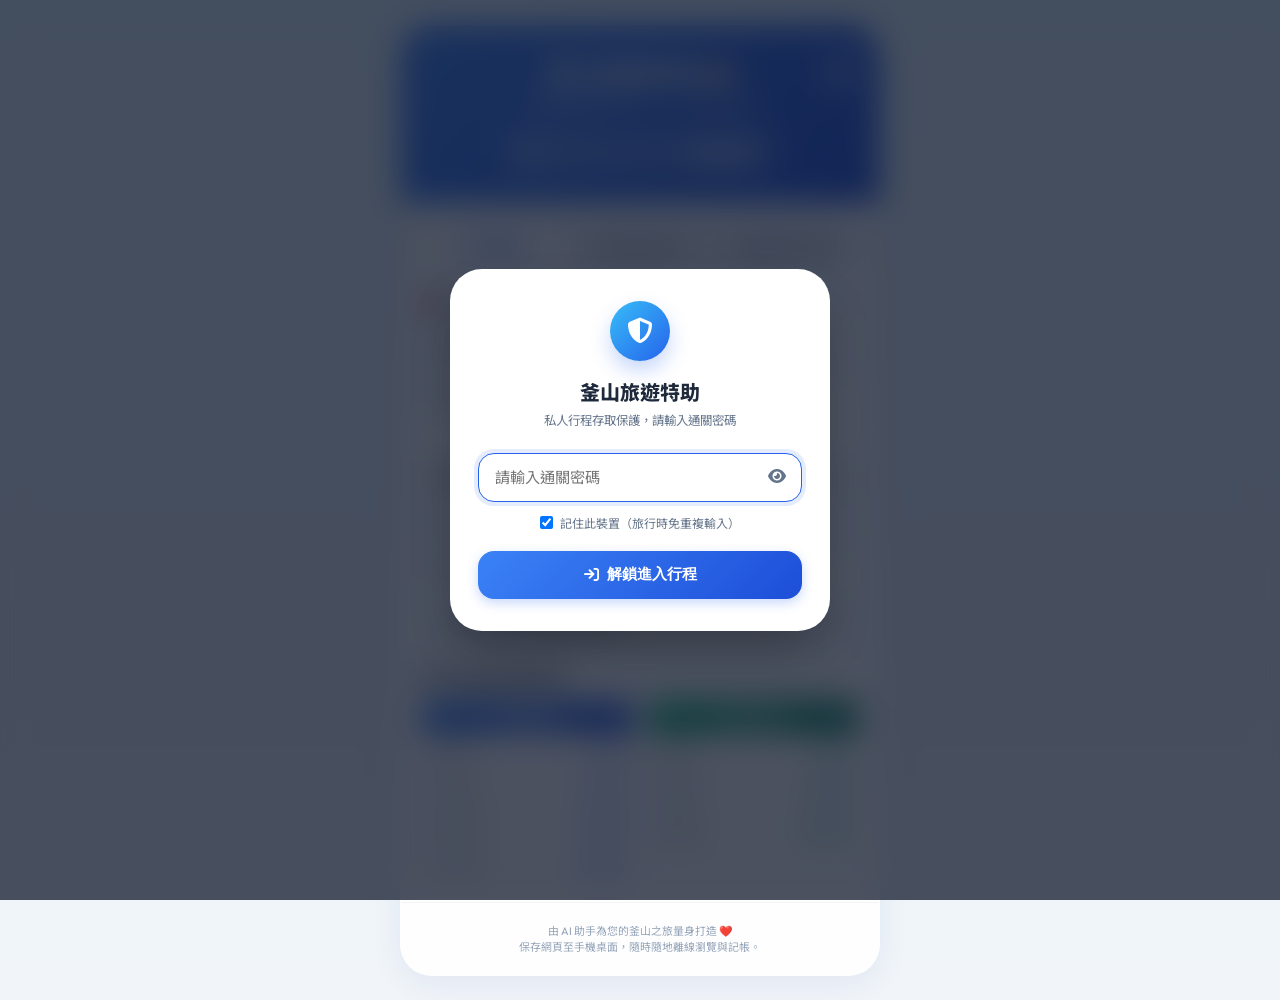
<file: index.html>
<!DOCTYPE html>
<html lang="zh-TW">
<head>
  <meta charset="UTF-8">
  <meta name="viewport" content="width=device-width, initial-scale=1.0">
  <title>釜山旅遊特助 ⇄ 即時匯率與行程規劃</title>
  <!-- Custom CSS Design System -->
  <link rel="stylesheet" href="index.css">
  <!-- FontAwesome for icons -->
  <link rel="stylesheet" href="https://cdnjs.cloudflare.com/ajax/libs/font-awesome/6.4.0/css/all.min.css">
  <!-- Anti-Crawler Meta Tags -->
  <meta name="robots" content="noindex, nofollow, noarchive, nosnippet, noimageindex">
  <meta name="googlebot" content="noindex, nofollow, noarchive, nosnippet, noimageindex">
  <!-- PWA & iOS Mobile Capability -->
  <meta name="apple-mobile-web-app-capable" content="yes">
  <meta name="apple-mobile-web-app-status-bar-style" content="black-translucent">
  <meta name="apple-mobile-web-app-title" content="釜山旅遊特助">
  <meta name="theme-color" content="#0ea5e9">
</head>
<body>

  <!-- ================= AUTHENTICATION PASSCODE OVERLAY ================= -->
  <div id="auth-overlay" class="auth-overlay">
    <div class="auth-card">
      <div class="auth-icon-circle">
        <i class="fa-solid fa-shield-halved"></i>
      </div>
      <h2 class="auth-title">釜山旅遊特助</h2>
      <p class="auth-subtitle">私人行程存取保護，請輸入通關密碼</p>

      <form id="auth-form" onsubmit="handleAuthSubmit(event)">
        <div class="auth-input-group">
          <input 
            type="password" 
            id="auth-pass-input" 
            placeholder="請輸入通關密碼" 
            autocomplete="current-password"
            required
            class="auth-input"
          >
          <button type="button" onclick="togglePassVisibility()" class="toggle-pass-btn" id="toggle-pass-btn" title="切換密碼可見性">
            <i class="fa-solid fa-eye"></i>
          </button>
        </div>

        <div id="auth-error-msg" class="auth-error-msg">密碼錯誤，請重新輸入！</div>

        <div class="auth-remember-row">
          <label class="auth-remember-label">
            <input type="checkbox" id="auth-remember-checkbox" checked>
            <span>記住此裝置（旅行時免重複輸入）</span>
          </label>
        </div>

        <button type="submit" class="auth-submit-btn" id="auth-submit-btn">
          <i class="fa-solid fa-arrow-right-to-bracket"></i> 解鎖進入行程
        </button>
      </form>
    </div>
  </div>

  <!-- App Container -->
  <div class="app-container">
    
    <!-- Header -->
    <header class="app-header">
      <div class="header-top-row">
        <h1>釜山旅遊特助 🇰🇷</h1>
        <button id="lock-app-btn" onclick="lockApp()" class="lock-app-btn" title="鎖定行程">
          <i class="fa-solid fa-lock"></i>
        </button>
      </div>
      <p>您的專屬匯率換算與一日行程導航神器</p>
      
      <!-- Quick Info Rate Tag -->
      <div id="rate-status" class="rate-banner">
        <span><i class="fa-solid fa-coins"></i> 匯率: 1 TWD = <span id="banner-rate-display">42.50</span> KRW</span>
        <button id="refresh-rate-btn" onclick="fetchLatestRate()" class="refresh-rate-btn" title="點擊手動刷新最新即時匯率">
          <i class="fa-solid fa-rotate"></i> 刷新匯率
        </button>
      </div>
    </header>

    <!-- Navigation Tabs -->
    <nav class="app-tabs">
      <button id="tab-calc" class="tab-btn active" onclick="switchTab('calc')">
        <i class="fa-solid fa-calculator"></i> 匯率換算
      </button>
      <button id="tab-itinerary" class="tab-btn" onclick="switchTab('itinerary')">
        <i class="fa-solid fa-map-location-dot"></i> 釜山行程
      </button>
      <button id="tab-guide" class="tab-btn" onclick="switchTab('guide')">
        <i class="fa-solid fa-bag-shopping"></i> 逛街＆行前
      </button>
    </nav>

    <!-- ================= TAB 1: CURRENCY CALCULATOR ================= -->
    <main id="content-calc" class="tab-content active">
      <!-- TWD Input -->
      <div class="form-group">
        <div class="form-label-row">
          <label for="twd-input" class="form-label">
            <span>🇹🇼</span> 新台幣 (TWD)
          </label>
          <button onclick="clearValue('twd')" class="clear-btn">
            <i class="fa-solid fa-trash-can"></i> 清除
          </button>
        </div>
        <div class="input-wrapper">
          <span class="input-prefix">NT$</span>
          <input 
            type="number" 
            id="twd-input" 
            placeholder="請輸入台幣金額" 
            oninput="updateCalculations('twd')"
            class="main-input"
          >
        </div>
        <!-- Quick add -->
        <div class="quick-btns">
          <button onclick="addValue('twd', 100)" class="quick-btn">+100</button>
          <button onclick="addValue('twd', 500)" class="quick-btn">+500</button>
          <button onclick="addValue('twd', 1000)" class="quick-btn">+1,000</button>
          <button onclick="addValue('twd', 5000)" class="quick-btn">+5,000</button>
        </div>
      </div>

      <!-- Arrow Divider -->
      <div style="text-align: center; margin: 1.25rem 0; color: var(--text-light);">
        <i class="fa-solid fa-arrows-up-down text-lg"></i>
      </div>

      <!-- KRW Input -->
      <div class="form-group">
        <div class="form-label-row">
          <label for="krw-input" class="form-label">
            <span>🇰🇷</span> 韓元 (KRW)
          </label>
          <button onclick="clearValue('krw')" class="clear-btn">
            <i class="fa-solid fa-trash-can"></i> 清除
          </button>
        </div>
        <div class="input-wrapper">
          <span class="input-prefix">₩</span>
          <input 
            type="number" 
            id="krw-input" 
            placeholder="請輸入韓元金額" 
            oninput="updateCalculations('krw')"
            class="main-input"
          >
        </div>
        <!-- Quick add -->
        <div class="quick-btns">
          <button onclick="addValue('krw', 1000)" class="quick-btn">+1,000</button>
          <button onclick="addValue('krw', 10000)" class="quick-btn">+10,000</button>
          <button onclick="addValue('krw', 50000)" class="quick-btn">+50,000</button>
          <button onclick="addValue('krw', 100000)" class="quick-btn">+100,000</button>
        </div>
      </div>

      <!-- Advanced Settings Accordion -->
      <details class="details-dropdown">
        <summary class="details-summary">
          <span>⚙️ 匯率設定 (可手動修改換匯匯率)</span>
          <i class="fa-solid fa-chevron-down"></i>
        </summary>
        <div class="details-content">
          <div class="rate-setter">
            <span>1 TWD = </span>
            <input 
              type="number" 
              step="0.01" 
              id="rate-input" 
              value="44.10" 
              oninput="onRateChange()"
            >
            <span>KRW</span>
          </div>
          <p style="font-size: 0.65rem; color: var(--text-muted); line-height: 1.4;">
            提示：釜山民間換錢所（如西面那英、金海機場 MONEY BOX）匯率通常優於刷卡。您可以手動輸入實際換到的匯率，讓計算更精準！
          </p>
        </div>
      </details>

      <!-- Reference Tables -->
      <div class="ref-tables-section">
        <h3 class="ref-section-title">
          <i class="fa-solid fa-table"></i> 常用快速換算對照表
        </h3>
        <div class="ref-tables-grid">
          <!-- TWD -> KRW -->
          <div class="ref-table-box">
            <div class="ref-table-header twd-krw">台幣 ➔ 韓元</div>
            <table class="ref-table">
              <tbody id="twd-ref-body">
                <!-- Dynamic TWD presets -->
              </tbody>
            </table>
          </div>
          <!-- KRW -> TWD -->
          <div class="ref-table-box">
            <div class="ref-table-header krw-twd">韓元 ➔ 台幣</div>
            <table class="ref-table">
              <tbody id="krw-ref-body">
                <!-- Dynamic KRW presets -->
              </tbody>
            </table>
          </div>
        </div>
      </div>
    </main>

    <!-- ================= TAB 2: ITINERARY PLANNER ================= -->
    <main id="content-itinerary" class="tab-content">
      
      <!-- Day Selector Dropdown Bar -->
      <section class="day-selector-panel">
        <div class="day-selector-header">
          <label for="day-select-dropdown" class="day-selector-label">
            <i class="fa-solid fa-calendar-days"></i> 選擇釜山行程天數 (9/11 ~ 9/16):
          </label>
          <select id="day-select-dropdown" onchange="switchDay(this.value)" class="day-select-dropdown">
            <option value="day1">9/11 (週五) Day 1</option>
            <option value="day2">9/12 (週六) Day 2</option>
            <option value="day3" selected>9/13 (週日) Day 3</option>
            <option value="day4">9/14 (週一) Day 4</option>
            <option value="day5">9/15 (週二) Day 5</option>
            <option value="day6">9/16 (週三) Day 6</option>
          </select>
        </div>
      </section>

      <!-- Hotel Accommodation Card (Dynamic per day) -->
      <section id="hotel-card-container" class="hotel-card">
        <!-- Rendered dynamically -->
      </section>

      <!-- Current Schedule Dashboard -->
      <section class="current-panel">
        <div class="current-tag-row">
          <div class="current-tag">
            <span class="pulse-badge"></span> 目前行程狀態
          </div>
          <button id="locate-current-btn" onclick="scrollToCurrentActiveEvent()" class="locate-current-btn" title="滾動定位到當前進行中的景點">
            <i class="fa-solid fa-crosshairs"></i> 定位當前
          </button>
        </div>
        <div id="current-title" class="current-title">載入中...</div>
        <div id="current-next" class="current-next">下個景點: 載入中...</div>
        <div class="progress-bar-container">
          <div id="current-progress" class="progress-bar-fill"></div>
        </div>
      </section>

      <!-- Time Simulation Controls -->
      <section class="sim-controls">
        <div class="sim-header">
          <div class="sim-title">
            <i class="fa-solid fa-clock"></i> 時間模式設定
          </div>
          <button id="sim-toggle-btn" onclick="toggleSimulation()" class="sim-toggle">
            切換模擬時間
          </button>
        </div>
        <div class="sim-slider-row">
          <input 
            type="range" 
            id="sim-slider" 
            min="420" 
            max="1290" 
            step="5" 
            value="480" 
            oninput="onSimulationSliderChange(this.value)"
            class="sim-slider"
            disabled
          >
          <div id="sim-time-display" class="sim-time-display">08:00</div>
        </div>
      </section>

      <!-- Scrollable Itinerary Timeline -->
      <div class="timeline" id="timeline-container">
        <!-- Dynamic timeline events will be generated here -->
      </div>

      <!-- Daily Budget Summary Card -->
      <section class="budget-summary-card">
        <h3 class="budget-summary-title">
          <i class="fa-solid fa-sack-dollar"></i> 當日預算執行分析 (KRW/TWD)
        </h3>
        <div class="budget-grid">
          <div class="budget-stat">
            <span class="budget-stat-label">當日預估預算</span>
            <span id="budget-estimated" class="budget-stat-val krw">₩ 0</span>
            <span id="budget-estimated-twd" class="budget-stat-label" style="margin-top: 0.1rem;">(NT$ 0)</span>
          </div>
          <div class="budget-stat">
            <span class="budget-stat-label">當日實際花費</span>
            <span id="budget-actual" class="budget-stat-val twd">₩ 0</span>
            <span id="budget-actual-twd" class="budget-stat-label" style="margin-top: 0.1rem; color: var(--secondary-color); font-weight: 700;">(NT$ 0)</span>
          </div>
        </div>
        <div class="budget-percentage-bar">
          <div id="budget-fill" class="budget-percentage-fill"></div>
        </div>
        <p class="budget-tips">
          💡 勾選行程右側的核取方塊可標記為「已完成」，輸入實際支出可即時更新帳本。
        </p>
      </section>

      <!-- Collapsible 6-Day Accumulated Budget Dashboard -->
      <details class="total-budget-details">
        <summary class="total-budget-summary">
          <span><i class="fa-solid fa-calculator"></i> 📊 查看 6 天整趟旅程累積總帳本</span>
          <i class="fa-solid fa-chevron-down"></i>
        </summary>
        <div class="total-budget-content">
          <div class="budget-grid">
            <div class="budget-stat">
              <span class="budget-stat-label">6天 總預算</span>
              <span id="trip-estimated" class="budget-stat-val krw">₩ 0</span>
              <span id="trip-estimated-twd" class="budget-stat-label" style="margin-top: 0.1rem;">(NT$ 0)</span>
            </div>
            <div class="budget-stat">
              <span class="budget-stat-label">6天 累積實際花費</span>
              <span id="trip-actual" class="budget-stat-val twd">₩ 0</span>
              <span id="trip-actual-twd" class="budget-stat-label" style="margin-top: 0.1rem; color: var(--secondary-color); font-weight: 700;">(NT$ 0)</span>
            </div>
          </div>
        </div>
      </details>

    </main>

    <!-- ================= TAB 3: SHOPPING & PREP GUIDE ================= -->
    <main id="content-guide" class="tab-content">
      <div class="guide-container">
        
        <!-- Header Banner -->
        <div class="guide-banner">
          <h3><i class="fa-solid fa-shirt"></i> 釜山逛街買衣服＆行前指南</h3>
          <p>匯整男女生必逛熱門品牌、退稅須知、換匯據點與票券重點整理！</p>
        </div>

        <!-- Section: Shopping Areas & Brands -->
        <div id="shopping-guide-container">
          <!-- Rendered dynamically by app.js -->
        </div>

        <!-- Section: Core Travel Prep Notes -->
        <div class="guide-card">
          <div class="guide-card-header">
            <span class="guide-card-title"><i class="fa-solid fa-clipboard-check"></i> 出發前核心備忘</span>
          </div>

          <div class="prep-box">
            <div class="prep-box-title"><i class="fa-solid fa-ticket"></i> VBP BIG 5 數位版 Pass</div>
            <ul>
              <li><strong>紫色景點 (2)</strong>：Club D Oasis 汗蒸幕 (4小時)、Skyline Luge 斜坡滑車 (2次)。</li>
              <li><strong>藍色景點 (3)</strong>：甘川洞手翻書 Flipbook Studio、松島海上纜車 (來回)、海岸列車 (青沙浦➔尾浦)。</li>
              <li>出發前先綁定 Visit Busan Pass App，進景點直接掃描手機 QR Code。</li>
            </ul>
          </div>

          <div class="prep-box">
            <div class="prep-box-title"><i class="fa-solid fa-money-bill-wave"></i> 換匯與現鈔推薦</div>
            <ul>
              <li><strong>金海機場 MONEY BOX</strong>：國際航廈 3 號出口對面輕軌站 1 樓驗票口前，匯率極佳。</li>
              <li><strong>西面那英換錢所</strong>：西面站 7 號出口步行 2-3 分鐘（服飾雜貨店內），營業時間 09:00-20:00。</li>
              <li>隨身預備約 ₩50,000 ~ ₩100,000 韓元現金儲值交通卡或小吃攤。</li>
            </ul>
          </div>

          <div class="prep-box">
            <div class="prep-box-title"><i class="fa-solid fa-receipt"></i> 退稅須知</div>
            <ul>
              <li>Olive Young 滿 3 萬韓元持護照現場直接退稅。</li>
              <li>單筆消費滿 15,000 韓元以上即可退稅（上限單筆 100 萬韓元）。</li>
            </ul>
          </div>

          <div class="prep-box">
            <div class="prep-box-title"><i class="fa-solid fa-mobile-screen-button"></i> 必備 App</div>
            <ul>
              <li><strong>Catch Table</strong>：名店排隊候位抽號碼牌。</li>
              <li><strong>Kakao T / Uber</strong>：叫計程車與車資預估。</li>
              <li><strong>Naver Map / KakaoMap</strong>：精確地點導航與路線。</li>
              <li><strong>Papago</strong>：韓中文即時拍照翻譯。</li>
            </ul>
          </div>
        </div>

      </div>
    </main>

    <!-- Footer -->
    <footer class="app-footer">
      由 AI 助手為您的釜山之旅量身打造 ❤️<br>
      保存網頁至手機桌面，隨時隨地離線瀏覽與記帳。
    </footer>
  </div>

  <!-- Floating Back To Top Button -->
  <button id="back-to-top-btn" class="back-to-top-btn" onclick="scrollToTop()" title="回到最頂端">
    <i class="fa-solid fa-arrow-up"></i>
  </button>

  <!-- JavaScript Logic (外部載入，減少 index.html 體積) -->
  <script src="js/data.js"></script>
  <script src="js/app.js"></script>
</body>
</html>
</file>
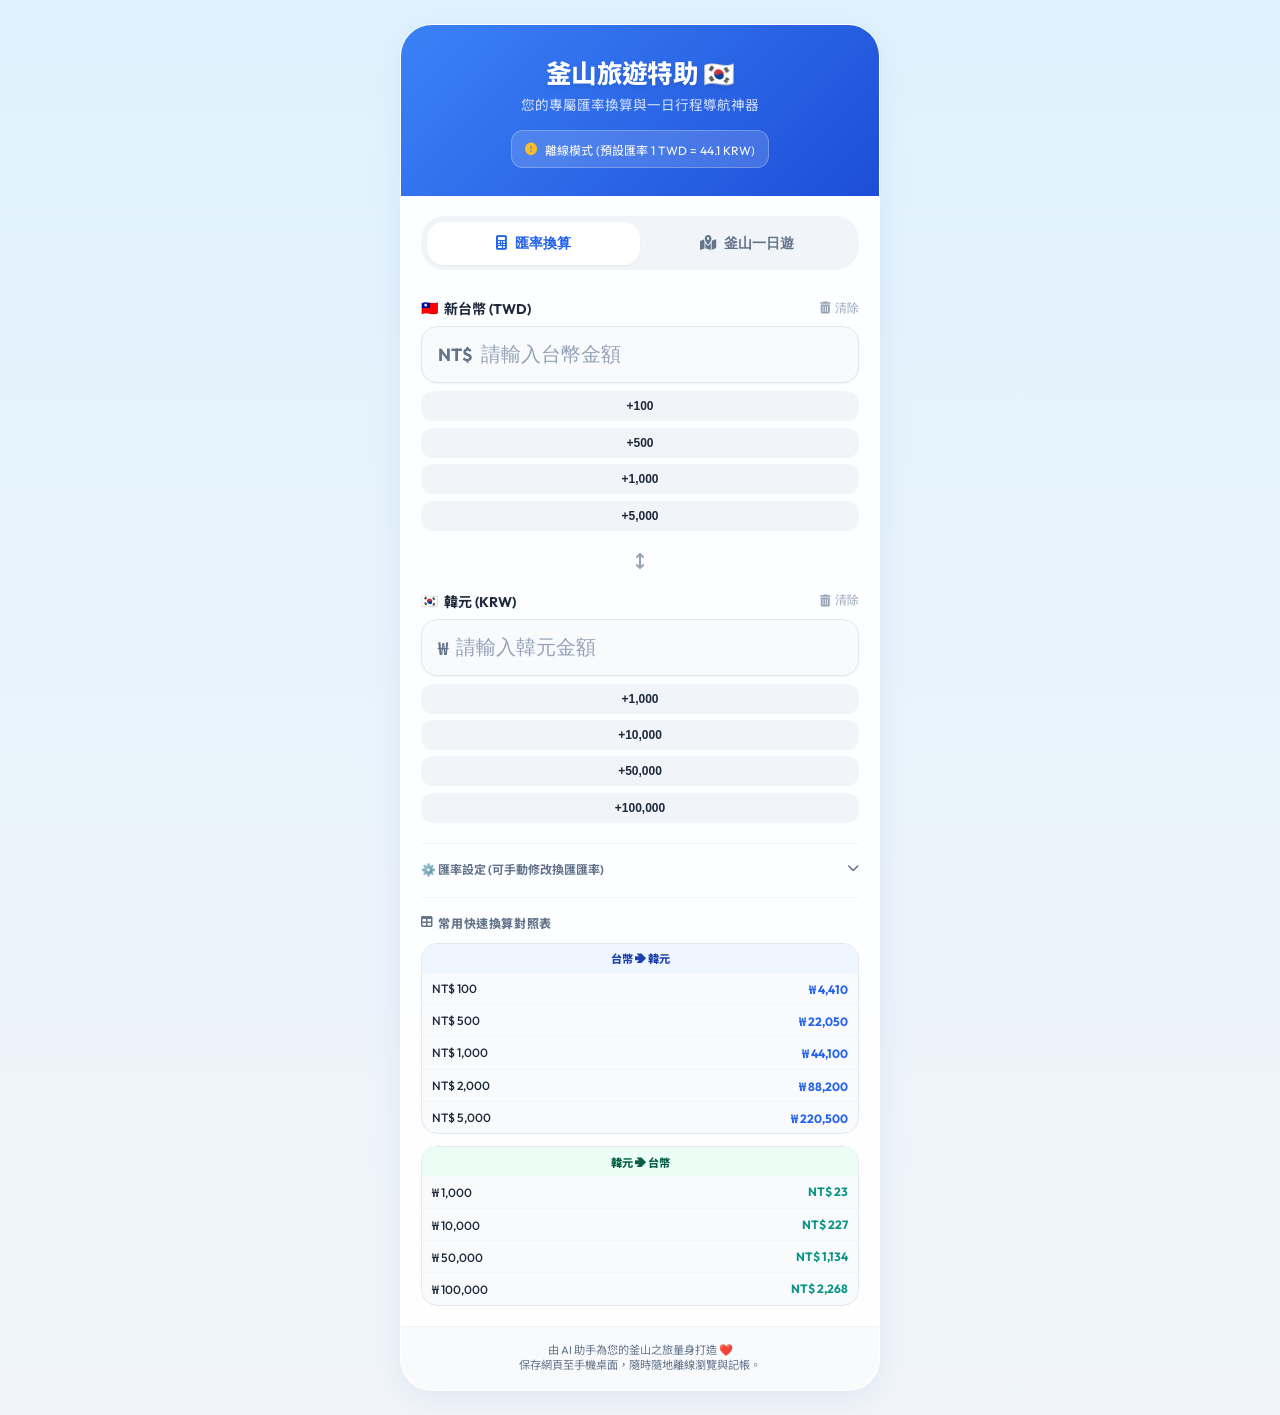
<file: currency-calculator/index.html>
<!DOCTYPE html>
<html lang="zh-TW">
<head>
  <meta charset="UTF-8">
  <meta name="viewport" content="width=device-width, initial-scale=1.0">
  <title>釜山旅遊特助 ⇄ 即時匯率與行程規劃</title>
  <!-- Custom CSS Design System -->
  <link rel="stylesheet" href="index.css">
  <!-- FontAwesome for icons -->
  <link rel="stylesheet" href="https://cdnjs.cloudflare.com/ajax/libs/font-awesome/6.4.0/css/all.min.css">
</head>
<body>

  <!-- App Container -->
  <div class="app-container">
    
    <!-- Header -->
    <header class="app-header">
      <h1>釜山旅遊特助 🇰🇷</h1>
      <p>您的專屬匯率換算與一日行程導航神器</p>
      
      <!-- Quick Info Rate Tag -->
      <div id="rate-status" class="rate-banner">
        <i class="fa-solid fa-spinner fa-spin"></i> 正在獲取即時匯率...
      </div>
    </header>

    <!-- Navigation Tabs -->
    <nav class="app-tabs">
      <button id="tab-calc" class="tab-btn active" onclick="switchTab('calc')">
        <i class="fa-solid fa-calculator"></i> 匯率換算
      </button>
      <button id="tab-itinerary" class="tab-btn" onclick="switchTab('itinerary')">
        <i class="fa-solid fa-map-location-dot"></i> 釜山一日遊
      </button>
    </nav>

    <!-- ================= TAB 1: CURRENCY CALCULATOR ================= -->
    <main id="content-calc" class="tab-content active">
      <!-- TWD Input -->
      <div class="form-group">
        <div class="form-label-row">
          <label for="twd-input" class="form-label">
            <span>🇹🇼</span> 新台幣 (TWD)
          </label>
          <button onclick="clearValue('twd')" class="clear-btn">
            <i class="fa-solid fa-trash-can"></i> 清除
          </button>
        </div>
        <div class="input-wrapper">
          <span class="input-prefix">NT$</span>
          <input 
            type="number" 
            id="twd-input" 
            placeholder="請輸入台幣金額" 
            oninput="updateCalculations('twd')"
            class="main-input"
          >
        </div>
        <!-- Quick add -->
        <div class="quick-btns">
          <button onclick="addValue('twd', 100)" class="quick-btn">+100</button>
          <button onclick="addValue('twd', 500)" class="quick-btn">+500</button>
          <button onclick="addValue('twd', 1000)" class="quick-btn">+1,000</button>
          <button onclick="addValue('twd', 5000)" class="quick-btn">+5,000</button>
        </div>
      </div>

      <!-- Arrow Divider -->
      <div style="text-align: center; margin: 1.25rem 0; color: var(--text-light);">
        <i class="fa-solid fa-arrows-up-down text-lg"></i>
      </div>

      <!-- KRW Input -->
      <div class="form-group">
        <div class="form-label-row">
          <label for="krw-input" class="form-label">
            <span>🇰🇷</span> 韓元 (KRW)
          </label>
          <button onclick="clearValue('krw')" class="clear-btn">
            <i class="fa-solid fa-trash-can"></i> 清除
          </button>
        </div>
        <div class="input-wrapper">
          <span class="input-prefix">₩</span>
          <input 
            type="number" 
            id="krw-input" 
            placeholder="請輸入韓元金額" 
            oninput="updateCalculations('krw')"
            class="main-input"
          >
        </div>
        <!-- Quick add -->
        <div class="quick-btns">
          <button onclick="addValue('krw', 1000)" class="quick-btn">+1,000</button>
          <button onclick="addValue('krw', 10000)" class="quick-btn">+10,000</button>
          <button onclick="addValue('krw', 50000)" class="quick-btn">+50,000</button>
          <button onclick="addValue('krw', 100000)" class="quick-btn">+100,000</button>
        </div>
      </div>

      <!-- Advanced Settings Accordion -->
      <details class="details-dropdown">
        <summary class="details-summary">
          <span>⚙️ 匯率設定 (可手動修改換匯匯率)</span>
          <i class="fa-solid fa-chevron-down"></i>
        </summary>
        <div class="details-content">
          <div class="rate-setter">
            <span>1 TWD = </span>
            <input 
              type="number" 
              step="0.01" 
              id="rate-input" 
              value="44.10" 
              oninput="onRateChange()"
            >
            <span>KRW</span>
          </div>
          <p style="font-size: 0.65rem; color: var(--text-muted); line-height: 1.4;">
            提示：釜山南浦洞民間換錢所（如友利、映真）匯率通常優於刷卡。您可以手動輸入在當地實際換到的匯率，讓計算更精準！
          </p>
        </div>
      </details>

      <!-- Reference Tables -->
      <div class="ref-tables-section">
        <h3 class="ref-section-title">
          <i class="fa-solid fa-table"></i> 常用快速換算對照表
        </h3>
        <div class="ref-tables-grid">
          <!-- TWD -> KRW -->
          <div class="ref-table-box">
            <div class="ref-table-header twd-krw">台幣 ➔ 韓元</div>
            <table class="ref-table">
              <tbody id="twd-ref-body">
                <!-- Dynamic TWD presets -->
              </tbody>
            </table>
          </div>
          <!-- KRW -> TWD -->
          <div class="ref-table-box">
            <div class="ref-table-header krw-twd">韓元 ➔ 台幣</div>
            <table class="ref-table">
              <tbody id="krw-ref-body">
                <!-- Dynamic KRW presets -->
              </tbody>
            </table>
          </div>
        </div>
      </div>
    </main>

    <!-- ================= TAB 2: ITINERARY PLANNER ================= -->
    <main id="content-itinerary" class="tab-content">
      
      <!-- Current Schedule Dashboard -->
      <section class="current-panel">
        <div class="current-tag">
          <span class="pulse-badge"></span> 目前行程狀態
        </div>
        <div id="current-title" class="current-title">載入中...</div>
        <div id="current-next" class="current-next">下個景點: 載入中...</div>
        <div class="progress-bar-container">
          <div id="current-progress" class="progress-bar-fill"></div>
        </div>
      </section>

      <!-- Time Simulation Controls -->
      <section class="sim-controls">
        <div class="sim-header">
          <div class="sim-title">
            <i class="fa-solid fa-clock"></i> 時間模式設定
          </div>
          <button id="sim-toggle-btn" onclick="toggleSimulation()" class="sim-toggle">
            切換模擬時間
          </button>
        </div>
        <div class="sim-slider-row">
          <input 
            type="range" 
            id="sim-slider" 
            min="420" 
            max="1290" 
            step="5" 
            value="480" 
            oninput="onSimulationSliderChange(this.value)"
            class="sim-slider"
            disabled
          >
          <div id="sim-time-display" class="sim-time-display">08:00</div>
        </div>
      </section>

      <!-- Scrollable Itinerary Timeline -->
      <div class="timeline" id="timeline-container">
        <!-- Dynamic timeline events will be generated here -->
      </div>

      <!-- Budget Aggregator Dashboard -->
      <section class="budget-summary-card">
        <h3 class="budget-summary-title">
          <i class="fa-solid fa-sack-dollar"></i> 今日預算執行分析 (KRW/TWD)
        </h3>
        <div class="budget-grid">
          <div class="budget-stat">
            <span class="budget-stat-label">預估總預算</span>
            <span id="budget-estimated" class="budget-stat-val krw">₩ 0</span>
            <span id="budget-estimated-twd" class="budget-stat-label" style="margin-top: 0.1rem;">(NT$ 0)</span>
          </div>
          <div class="budget-stat">
            <span class="budget-stat-label">實際總花費</span>
            <span id="budget-actual" class="budget-stat-val twd">₩ 0</span>
            <span id="budget-actual-twd" class="budget-stat-label" style="margin-top: 0.1rem; color: var(--secondary-color); font-weight: 700;">(NT$ 0)</span>
          </div>
        </div>
        <div class="budget-percentage-bar">
          <div id="budget-fill" class="budget-percentage-fill"></div>
        </div>
        <p class="budget-tips">
          💡 勾選行程右側的核取方塊可標記為「已完成」，輸入實際支出可即時更新帳本。
        </p>
      </section>

    </main>

    <!-- Footer -->
    <footer class="app-footer">
      由 AI 助手為您的釜山之旅量身打造 ❤️<br>
      保存網頁至手機桌面，隨時隨地離線瀏覽與記帳。
    </footer>
  </div>

  <!-- JavaScript Logic -->
  <script>
    // Constants & Global State
    let currentRate = 44.10;
    const apiURL = 'https://open.er-api.com/v6/latest/TWD';
    
    // DOM Elements
    const twdInput = document.getElementById('twd-input');
    const krwInput = document.getElementById('krw-input');
    const rateInput = document.getElementById('rate-input');
    const rateStatus = document.getElementById('rate-status');
    
    // Itinerary Data Array
    const itinerary = [
      {
        id: "spot-1",
        timeStart: "08:00",
        timeEnd: "09:00",
        title: "早餐：ALL SUNDAY 貝果 廣安店 🥯",
        desc: "廣安里必吃超人氣貝果，口感扎實Q彈，起司抹醬大推！",
        note: "【推薦】熱門口味容易完售，建議踩點或提早抵達挑選好口味。",
        mapLinkKakao: "https://map.kakao.com/?q=ALL SUNDAY 貝果 廣安店",
        mapLinkNaver: "https://map.naver.com/v5/search/ALL SUNDAY 貝果 廣安店",
        estimatedCost: 10000,
        costLabel: "貝果早餐費"
      },
      {
        id: "spot-2",
        timeStart: "09:00",
        timeEnd: "09:35",
        title: "轉場：廣安里 ➔ 甘川洞 🚕",
        desc: "搭乘計程車，從廣安里直奔甘川洞文化村。",
        note: "【交通】建議直達計程車以節省體力 (車程約 35 分鐘，預估車資 ₩18,000)。",
        mapLinkKakao: "https://map.kakao.com/?q=甘川洞文化村",
        mapLinkNaver: "https://map.naver.com/v5/search/甘川洞文化村",
        estimatedCost: 18000,
        costLabel: "預估計程車資"
      },
      {
        id: "spot-3",
        timeStart: "09:35",
        timeEnd: "11:30",
        title: "景點：甘川洞文化村 🎨",
        desc: "探索彩色壁畫村，尋找小王子與狐狸合照，到景觀咖啡廳俯瞰村落。",
        note: "【體驗】甘川洞手翻書 Flipbook Studio - Busan pass<br>【提醒】手翻書：8秒鐘的連續動態錄影。建議事先想好 2至3個幅度大且連貫的動作(如：揮手 ➔ 比愛心 ➔ 親一下)，錄製效果最生動！",
        mapLinkKakao: "https://map.kakao.com/?q=甘川洞 Flipbook Studio",
        mapLinkNaver: "https://map.naver.com/v5/search/甘川洞 Flipbook Studio",
        estimatedCost: 0,
        costLabel: "手翻書 (Busan Pass 免費)"
      },
      {
        id: "spot-4",
        timeStart: "11:30",
        timeEnd: "11:45",
        title: "轉場：甘川洞 ➔ 松島 🚕",
        desc: "前往松島午餐餐廳「海底貝殼王國」。",
        note: "【交通】計程車車程極短，約 12-15 分鐘。預估車資約 ₩6,000。",
        mapLinkKakao: "https://map.kakao.com/?q=松島 海底貝殼王國",
        mapLinkNaver: "https://map.naver.com/v5/search/松島 海底貝殼王國",
        estimatedCost: 6000,
        costLabel: "預估計程車資"
      },
      {
        id: "spot-5",
        timeStart: "11:45",
        timeEnd: "13:30",
        title: "午餐：海底貝殼王國（烤扇貝） 🦪",
        desc: "松島經典海邊美味！享用炭火現烤、放滿起司的新鮮扇貝。",
        note: "【推薦】烤扇貝加上起司與洋蔥調味，最後配上海苔炒飯堪稱一絕！",
        mapLinkKakao: "https://map.kakao.com/?q=海底貝殼王國",
        mapLinkNaver: "https://map.naver.com/v5/search/海底貝殼王國",
        estimatedCost: 60000,
        costLabel: "雙人烤扇貝餐費"
      },
      {
        id: "spot-6",
        timeStart: "13:30",
        timeEnd: "13:40",
        title: "轉場：步行前往纜車站 🚶",
        desc: "從餐廳出發移動至「松島灣纜車站」。",
        note: "【交通】可散步慢慢沿海岸走（約 10 分鐘）或搭計程車（3分鐘，基本車資）。",
        mapLinkKakao: "https://map.kakao.com/?q=松島灣纜車站",
        mapLinkNaver: "https://map.naver.com/v5/search/松島灣纜車站",
        estimatedCost: 0,
        costLabel: "步行前往"
      },
      {
        id: "spot-7",
        timeStart: "13:40",
        timeEnd: "14:20",
        title: "景點：松島開卡與搭纜車 🚠",
        desc: "使用 Busan Pass 兌換松島海上纜車門票，排隊搭乘水晶車廂跨海。",
        note: "【提醒】週日下午排隊搭乘水晶車廂（透明地板）人潮眾多，請務必預留足夠候車排隊時間。",
        mapLinkKakao: "https://map.kakao.com/?q=松島海上纜車",
        mapLinkNaver: "https://map.naver.com/v5/search/松島海上纜車",
        estimatedCost: 0,
        costLabel: "海上纜車 (Busan Pass 免費)"
      },
      {
        id: "spot-8",
        timeStart: "14:20",
        timeEnd: "14:50",
        title: "景點：朝聖松島龍宮雲橋 🌉",
        desc: "行走在網狀鏤空的雲橋上，感受海浪在腳下奔騰的震撼，眺望陡峭懸崖。",
        note: "【注意】需現場自費 ₩1,000 (不含在Pass)。此處海風強勁，請留意保暖與隨身物品。<br>【路線】纜車下站 (SkyPark站) 出口直走是岩南公園，順著右手邊下坡小路走 5 分鐘即達雲橋售票處。",
        mapLinkKakao: "https://map.kakao.com/?q=松島龍宮雲橋",
        mapLinkNaver: "https://map.naver.com/v5/search/松島龍宮雲橋",
        estimatedCost: 1000,
        costLabel: "雲橋門票 (需自費)"
      },
      {
        id: "spot-9",
        timeStart: "14:50",
        timeEnd: "15:10",
        title: "拍照：岩南公園海岸木棧道 📸",
        desc: "沿著雲橋旁的海岸懸崖木棧道漫步，拍攝極具張力的絕美海景合影。",
        note: "【推薦】這段路程海景最颯、最開闊！大約走 10 分鐘拍完精華照片後原路折返。",
        mapLinkKakao: "https://map.kakao.com/?q=岩南公園海岸木棧道",
        mapLinkNaver: "https://map.naver.com/v5/search/岩南公園海岸木棧道",
        estimatedCost: 0,
        costLabel: "免費參觀"
      },
      {
        id: "spot-10",
        timeStart: "15:10",
        timeEnd: "15:40",
        title: "景點：纜車站頂樓與恐龍廣場 🦖",
        desc: "回到纜車 SkyPark 站，上觀景台與小王子拍照，並在戶外看會發聲的動態恐龍。",
        note: "【指南】直奔 SkyPark 站 3 樓觀景台拍小王子，之後到 1 樓廣場和高聳的巨大暴龍、翼龍合照。",
        mapLinkKakao: "https://map.kakao.com/?q=松島 SkyPark 觀景台",
        mapLinkNaver: "https://map.naver.com/v5/search/松島 SkyPark 觀景台",
        estimatedCost: 0,
        costLabel: "免費參觀"
      },
      {
        id: "spot-11",
        timeStart: "15:40",
        timeEnd: "16:00",
        title: "回程：搭乘回程纜車 🚠",
        desc: "搭纜車返回松島灣站。在海中央迎接斜陽，欣賞波光粼粼的夕陽海景。",
        note: "【提醒】同樣需排隊，接近黃昏時的海景搭配落日非常美麗，相機不要收！",
        mapLinkKakao: "https://map.kakao.com/?q=松島海上纜車",
        mapLinkNaver: "https://map.naver.com/v5/search/松島海上纜車",
        estimatedCost: 0,
        costLabel: "回程纜車"
      },
      {
        id: "spot-12",
        timeStart: "16:00",
        timeEnd: "16:15",
        title: "轉場：松島 ➔ 南浦洞 🚕",
        desc: "從松島纜車站搭計程車移防南浦洞繁華商圈。",
        note: "【交通】計程車車程約 10-15 分鐘，預估車資 ₩7,000。",
        mapLinkKakao: "https://map.kakao.com/?q=南浦洞 光復路商圈",
        mapLinkNaver: "https://map.naver.com/v5/search/南浦洞 光復路商圈",
        estimatedCost: 7000,
        costLabel: "預估計程車資"
      },
      {
        id: "spot-13",
        timeStart: "16:20",
        timeEnd: "16:50",
        title: "點心：BIFF 廣場吃黑糖餅 🥞",
        desc: "朝聖釜山招牌點心「元祖黑糖餅」。",
        note: "【美食】現炸熱騰騰金黃酥脆的黑糖餅塞滿堅果，非常排隊，但速度很快。建議一拿到就熱熱吃，極度美味！",
        mapLinkKakao: "https://map.kakao.com/?q=南浦洞 BIFF 廣場",
        mapLinkNaver: "https://map.naver.com/v5/search/南浦洞 BIFF 廣場",
        estimatedCost: 4000,
        costLabel: "黑糖餅點心費 (2人份)"
      },
      {
        id: "spot-14",
        timeStart: "16:50",
        timeEnd: "20:00",
        title: "逛街與晚餐：南浦洞精華區 🛍️",
        desc: "大逛光復路、國際市場、樂天百貨光復店(狂逛大創與超市)。晚餐在南浦蔘雞湯享用熱騰騰的雞湯。",
        note: "【推薦】樂天百貨 11 樓頂樓有免費花園，是看「影島大橋」的絕佳私房景點！<br>【晚餐】南浦蔘雞湯 (남포삼계탕) 擁有數十年歷史，雞肉軟嫩、糯米香濃，附人蔘酒！",
        mapLinkKakao: "https://map.kakao.com/?q=南浦蔘雞湯",
        mapLinkNaver: "https://map.naver.com/v5/search/南浦蔘雞湯",
        estimatedCost: 45000,
        costLabel: "預估晚餐及逛街花費"
      },
      {
        id: "spot-15",
        timeStart: "20:00",
        timeEnd: "20:30",
        title: "回程：南浦洞 ➔ 廣安里 🚕",
        desc: "搭乘計程車返回廣安里住宿，為一日行程劃下句點。",
        note: "【交通】強烈建議直接搭乘計程車直達廣安里 (約 25 分鐘，行經廣安大橋欣賞夜景，預估車資 ₩15,000)。",
        mapLinkKakao: "https://map.kakao.com/?q=廣安里海水浴場",
        mapLinkNaver: "https://map.naver.com/v5/search/廣安里海水浴場",
        estimatedCost: 15000,
        costLabel: "回程計程車資"
      }
    ];

    // Simulation variables
    let isSimulation = false;
    let simulatedMinutes = 480; // Start at 08:00 (8 * 60)
    let simulationInterval = null;
    let lastActiveSpotId = null;

    // Local Storage State Management
    let userExpenses = {};
    let completedSpots = {};

    // ------------------ INITIALIZE APP ------------------
    window.addEventListener('DOMContentLoaded', () => {
      // 1. Load data from LocalStorage
      loadSavedState();
      
      // 2. Fetch Currency Rate
      fetchLatestRate();
      
      // 3. Render Schedule
      renderItinerary();
      
      // 4. Start Time ticking loop
      startClockTicker();
    });

    // Load Local Storage State
    function loadSavedState() {
      try {
        const expenses = localStorage.getItem('busan_expenses');
        if (expenses) userExpenses = JSON.parse(expenses);

        const completed = localStorage.getItem('busan_completed');
        if (completed) completedSpots = JSON.parse(completed);

        const simSaved = localStorage.getItem('busan_is_sim');
        const simMinSaved = localStorage.getItem('busan_sim_min');
        if (simSaved === 'true') {
          isSimulation = true;
          simulatedMinutes = parseInt(simMinSaved) || 480;
          document.getElementById('sim-slider').disabled = false;
          document.getElementById('sim-slider').value = simulatedMinutes;
          document.getElementById('sim-toggle-btn').classList.add('active');
          document.getElementById('sim-toggle-btn').innerText = '實時時間模式';
        }
      } catch (err) {
        console.warn('LocalStorage error:', err);
      }
    }

    // ------------------ CURRENCY LOGIC ------------------
    async function fetchLatestRate() {
      try {
        const response = await fetch(apiURL);
        if (!response.ok) throw new Error('API request failed');
        const data = await response.json();
        
        if (data && data.rates && data.rates.KRW) {
          currentRate = data.rates.KRW;
          rateInput.value = currentRate.toFixed(2);
          
          const timeStr = new Date().toLocaleTimeString('zh-TW', { hour: '2-digit', minute: '2-digit' });
          rateStatus.innerHTML = `<i class="fa-solid fa-circle-check" style="color: #4ade80;"></i> 即時匯率 (1 TWD = ${currentRate.toFixed(2)} KRW) 更新於 ${timeStr}`;
          
          updateCalculations('twd');
        } else {
          throw new Error('Invalid rate format');
        }
      } catch (error) {
        console.warn('Rate fetch error, using offline default:', error);
        rateInput.value = currentRate.toFixed(2);
        rateStatus.innerHTML = `<i class="fa-solid fa-circle-exclamation" style="color: #fbbf24;"></i> 離線模式 (預設匯率 1 TWD = ${currentRate.toFixed(1)} KRW)`;
        updateCalculations('twd');
      }
    }

    // Tab Switcher
    function switchTab(tabName) {
      document.querySelectorAll('.tab-btn').forEach(btn => btn.classList.remove('active'));
      document.querySelectorAll('.tab-content').forEach(content => content.classList.remove('active'));

      if (tabName === 'calc') {
        document.getElementById('tab-calc').classList.add('active');
        document.getElementById('content-calc').classList.add('active');
      } else {
        document.getElementById('tab-itinerary').classList.add('active');
        document.getElementById('content-itinerary').classList.add('active');
        // Recalculate spending widgets based on current rate
        updateAllExpensesUI();
        recalculateTotals();
        scrollToCurrentActiveEvent();
      }
    }

    // Bidirectional Calculation
    function updateCalculations(source) {
      if (source === 'twd') {
        const twdVal = parseFloat(twdInput.value);
        if (!isNaN(twdVal)) {
          krwInput.value = Math.round(twdVal * currentRate);
        } else {
          krwInput.value = '';
        }
      } else if (source === 'krw') {
        const krwVal = parseFloat(krwInput.value);
        if (!isNaN(krwVal)) {
          twdInput.value = Math.round(krwVal / currentRate);
        } else {
          twdInput.value = '';
        }
      }
      updateReferenceTables();
    }

    // Quick Add TWD/KRW
    function addValue(currency, amount) {
      const input = currency === 'twd' ? twdInput : krwInput;
      const currentVal = parseFloat(input.value) || 0;
      input.value = currentVal + amount;
      updateCalculations(currency);
    }

    // Clear Inputs
    function clearValue(currency) {
      const input = currency === 'twd' ? twdInput : krwInput;
      input.value = '';
      updateCalculations(currency);
    }

    // Manual Rate Edit
    function onRateChange() {
      const manualRate = parseFloat(rateInput.value);
      if (!isNaN(manualRate) && manualRate > 0) {
        currentRate = manualRate;
        rateStatus.innerHTML = `<i class="fa-solid fa-pen-to-square" style="color: #60a5fa;"></i> 手動設定匯率 (1 TWD = ${currentRate.toFixed(4)} KRW)`;
        updateCalculations('twd');
      }
    }

    // Render Quick Exchange Reference Tables
    function updateReferenceTables() {
      const twdPresets = [100, 500, 1000, 2000, 5000];
      const krwPresets = [1000, 10000, 50000, 100000];

      // TWD to KRW table
      let twdHtml = '';
      twdPresets.forEach(amt => {
        twdHtml += `
          <tr>
            <td class="val-col">NT$ ${amt.toLocaleString()}</td>
            <td class="res-col blue">₩ ${(Math.round(amt * currentRate)).toLocaleString()}</td>
          </tr>
        `;
      });
      document.getElementById('twd-ref-body').innerHTML = twdHtml;

      // KRW to TWD table
      let krwHtml = '';
      krwPresets.forEach(amt => {
        krwHtml += `
          <tr>
            <td class="val-col">₩ ${amt.toLocaleString()}</td>
            <td class="res-col green">NT$ ${(Math.round(amt / currentRate)).toLocaleString()}</td>
          </tr>
        `;
      });
      document.getElementById('krw-ref-body').innerHTML = krwHtml;
    }

    // ------------------ ITINERARY RENDERING ------------------
    function renderItinerary() {
      const container = document.getElementById('timeline-container');
      let html = '';

      itinerary.forEach((spot) => {
        const isDone = completedSpots[spot.id] ? 'checked' : '';
        const savedCost = userExpenses[spot.id] !== undefined ? userExpenses[spot.id] : '';
        const cardClass = completedSpots[spot.id] ? 'completed' : '';

        html += `
          <div class="event-card ${cardClass}" id="card-${spot.id}">
            <div class="timeline-dot"></div>
            
            <div class="event-header">
              <span class="event-time">${spot.timeStart} - ${spot.timeEnd}</span>
              <input 
                type="checkbox" 
                class="event-complete-checkbox" 
                ${isDone} 
                onchange="toggleEventCompletion('${spot.id}', this.checked)"
                title="標記完成"
              >
            </div>
            
            <h4 class="event-title">${spot.title}</h4>
            <p class="event-meta">${spot.desc}</p>
            
            <div class="event-note">
              <div class="event-note-title">
                <i class="fa-solid fa-circle-info"></i> 景點貼士與提醒
              </div>
              <div>${spot.note}</div>
            </div>
            
            <div class="event-actions">
              <a href="${spot.mapLinkKakao}" target="_blank" class="action-link">
                <i class="fa-solid fa-map-pin"></i> Kakao Map
              </a>
              <a href="${spot.mapLinkNaver}" target="_blank" class="action-link">
                <i class="fa-solid fa-compass"></i> Naver Map
              </a>
            </div>
            
            <div class="expense-widget">
              <div class="expense-row">
                <span class="expense-label">
                  <i class="fa-solid fa-calculator"></i> 預算估計 (${spot.costLabel}):
                </span>
                <span class="expense-value">₩ ${spot.estimatedCost.toLocaleString()}</span>
              </div>
              <div class="expense-row">
                <span class="expense-label">
                  <i class="fa-solid fa-pen-to-square"></i> 實際花費:
                </span>
                <div class="expense-input-group">
                  <span class="expense-symbol">₩</span>
                  <input 
                    type="number" 
                    placeholder="輸入實際金額" 
                    id="cost-input-${spot.id}"
                    value="${savedCost}" 
                    oninput="logExpense('${spot.id}', this.value)"
                    class="expense-input"
                  >
                </div>
              </div>
              <div class="expense-converted" id="converted-twd-${spot.id}">
                折合新台幣: NT$ 0
              </div>
            </div>
          </div>
        `;
      });

      container.innerHTML = html;
      updateAllExpensesUI();
      recalculateTotals();
    }

    // Toggle event card completion state
    function toggleEventCompletion(id, checked) {
      const card = document.getElementById(`card-${id}`);
      if (checked) {
        card.classList.add('completed');
        completedSpots[id] = true;
      } else {
        card.classList.remove('completed');
        delete completedSpots[id];
      }
      localStorage.setItem('busan_completed', JSON.stringify(completedSpots));
    }

    // Input Actual Spent per spot
    function logExpense(id, val) {
      const cost = parseFloat(val);
      if (!isNaN(cost) && cost >= 0) {
        userExpenses[id] = cost;
      } else {
        delete userExpenses[id];
      }
      
      localStorage.setItem('busan_expenses', JSON.stringify(userExpenses));
      
      // Update specific converted item
      updateSingleExpenseUI(id);
      recalculateTotals();
    }

    // Update TWD conversion label inside single timeline item
    function updateSingleExpenseUI(id) {
      const spot = itinerary.find(s => s.id === id);
      if (!spot) return;

      const input = document.getElementById(`cost-input-${id}`);
      const convertedDisplay = document.getElementById(`converted-twd-${id}`);
      
      const krwVal = parseFloat(input.value);
      if (!isNaN(krwVal)) {
        const twdVal = Math.round(krwVal / currentRate);
        convertedDisplay.innerText = `折合新台幣: NT$ ${twdVal.toLocaleString()}`;
        convertedDisplay.style.visibility = 'visible';
      } else {
        convertedDisplay.innerText = '';
        convertedDisplay.style.visibility = 'hidden';
      }
    }

    // Update all conversions in timeline list
    function updateAllExpensesUI() {
      itinerary.forEach(spot => {
        updateSingleExpenseUI(spot.id);
      });
    }

    // Aggregate budgets vs spent totals
    function recalculateTotals() {
      let estTotalKrw = 0;
      let actTotalKrw = 0;

      itinerary.forEach(spot => {
        estTotalKrw += spot.estimatedCost;
        if (userExpenses[spot.id] !== undefined) {
          actTotalKrw += userExpenses[spot.id];
        }
      });

      const estTotalTwd = Math.round(estTotalKrw / currentRate);
      const actTotalTwd = Math.round(actTotalKrw / currentRate);

      document.getElementById('budget-estimated').innerText = `₩ ${estTotalKrw.toLocaleString()}`;
      document.getElementById('budget-estimated-twd').innerText = `(NT$ ${estTotalTwd.toLocaleString()})`;

      document.getElementById('budget-actual').innerText = `₩ ${actTotalKrw.toLocaleString()}`;
      document.getElementById('budget-actual-twd').innerText = `(NT$ ${actTotalTwd.toLocaleString()})`;

      // Fill budget percentage bar
      const fillBar = document.getElementById('budget-fill');
      if (estTotalKrw > 0) {
        let percent = (actTotalKrw / estTotalKrw) * 100;
        fillBar.style.width = `${Math.min(percent, 100)}%`;
        
        // Color shifts based on limits
        if (percent > 100) {
          fillBar.style.background = 'var(--accent-gradient)';
        } else if (percent > 85) {
          fillBar.style.background = 'var(--warning-gradient)';
        } else {
          fillBar.style.background = 'var(--success-gradient)';
        }
      } else {
        fillBar.style.width = '0%';
      }
    }

    // ------------------ TIME SCHEDULER & TICKER ------------------
    function startClockTicker() {
      // Refresh time checker loop
      setInterval(updateTimelineStates, 10000);
      updateTimelineStates();
    }

    // Get current minutes of day (e.g. 08:30 -> 8 * 60 + 30 = 510)
    function getMinutesOfDay(timeStr) {
      const parts = timeStr.split(':');
      return parseInt(parts[0]) * 60 + parseInt(parts[1]);
    }

    // Render active/completed highlights on timeline cards based on current time
    function updateTimelineStates() {
      let currentMin = 0;

      if (isSimulation) {
        currentMin = simulatedMinutes;
      } else {
        const now = new Date();
        currentMin = now.getHours() * 60 + now.getMinutes();
      }

      // Track active spot
      let activeSpot = null;
      let nextSpot = null;
      let activeCardElement = null;

      // Loop itinerary to classify spot states
      itinerary.forEach((spot, index) => {
        const startMin = getMinutesOfDay(spot.timeStart);
        const endMin = getMinutesOfDay(spot.timeEnd);
        const card = document.getElementById(`card-${spot.id}`);

        if (!card) return;

        card.classList.remove('active');

        if (currentMin >= startMin && currentMin < endMin) {
          // Inside this event
          card.classList.add('active');
          activeSpot = spot;
          activeCardElement = card;
          if (index < itinerary.length - 1) {
            nextSpot = itinerary[index + 1];
          }
        }
      });

      // Update Current Progress Dashboard Header
      const headerTitle = document.getElementById('current-title');
      const headerNext = document.getElementById('current-next');
      const headerProgressFill = document.getElementById('current-progress');

      if (activeSpot) {
        const startMin = getMinutesOfDay(activeSpot.timeStart);
        const endMin = getMinutesOfDay(activeSpot.timeEnd);
        const totalDuration = endMin - startMin;
        const progressMin = currentMin - startMin;
        const progressPercentage = (progressMin / totalDuration) * 100;

        // Render current title
        const minsLeft = endMin - currentMin;
        headerTitle.innerHTML = `<span style="font-weight:900;">進行中:</span> ${activeSpot.title.split('：')[1] || activeSpot.title} <span style="font-size:0.75rem; background:rgba(255,255,255,0.25); padding: 0.1rem 0.35rem; border-radius: 4px; font-weight:700;">剩餘 ${minsLeft} 分鐘</span>`;
        
        // Render next title
        if (nextSpot) {
          headerNext.innerText = `下一站 (${nextSpot.timeStart}): ${nextSpot.title.split('：')[1] || nextSpot.title}`;
        } else {
          headerNext.innerText = `這是今日最後一個行程囉！`;
        }

        headerProgressFill.style.width = `${progressPercentage}%`;

        // Check if active spot changed to perform smooth scroll
        if (activeSpot.id !== lastActiveSpotId) {
          lastActiveSpotId = activeSpot.id;
          scrollToCurrentActiveEvent();
        }
      } else {
        // Outside scheduled range
        const firstStart = getMinutesOfDay(itinerary[0].timeStart);
        const lastEnd = getMinutesOfDay(itinerary[itinerary.length - 1].timeEnd);

        if (currentMin < firstStart) {
          const minsToStart = firstStart - currentMin;
          const hoursToStart = Math.floor(minsToStart / 60);
          const remMins = minsToStart % 60;
          const waitStr = hoursToStart > 0 ? `${hoursToStart} 小時 ${remMins} 分鐘` : `${remMins} 分鐘`;
          
          headerTitle.innerText = `☀️ 今日行程尚未開始！`;
          headerNext.innerText = `首站早餐將在 08:00 開始 (距離還有 ${waitStr})`;
        } else {
          headerTitle.innerText = `🌙 今日行程已圓滿結束！`;
          headerNext.innerText = `願您在釜山玩得愉快，今晚做個好夢～`;
        }
        headerProgressFill.style.width = '0%';
        lastActiveSpotId = null;
      }
    }

    // Scroll to the active timeline item
    function scrollToCurrentActiveEvent() {
      if (lastActiveSpotId) {
        const activeCard = document.getElementById(`card-${lastActiveSpotId}`);
        if (activeCard) {
          // Add micro-delay for DOM tab switches to settle
          setTimeout(() => {
            activeCard.scrollIntoView({ behavior: 'smooth', block: 'center' });
          }, 150);
        }
      }
    }

    // ------------------ TIME SIMULATION ------------------
    function toggleSimulation() {
      isSimulation = !isSimulation;
      const slider = document.getElementById('sim-slider');
      const toggleBtn = document.getElementById('sim-toggle-btn');
      
      slider.disabled = !isSimulation;
      localStorage.setItem('busan_is_sim', isSimulation);

      if (isSimulation) {
        toggleBtn.classList.add('active');
        toggleBtn.innerText = '實時時間模式';
        // Read current slider val
        onSimulationSliderChange(slider.value);
      } else {
        toggleBtn.classList.remove('active');
        toggleBtn.innerText = '切換模擬時間';
        // Get actual system time
        const now = new Date();
        const curMin = now.getHours() * 60 + now.getMinutes();
        document.getElementById('sim-time-display').innerText = formatMinutesToTimeString(curMin);
        updateTimelineStates();
      }
    }

    // Triggered when slider moves
    function onSimulationSliderChange(val) {
      simulatedMinutes = parseInt(val);
      localStorage.setItem('busan_sim_min', simulatedMinutes);
      document.getElementById('sim-time-display').innerText = formatMinutesToTimeString(simulatedMinutes);
      updateTimelineStates();
    }

    // Helper format minutes to HH:MM
    function formatMinutesToTimeString(min) {
      const hh = Math.floor(min / 60).toString().padStart(2, '0');
      const mm = (min % 60).toString().padStart(2, '0');
      return `${hh}:${mm}`;
    }

  </script>
</body>
</html>
</file>
<file: index.css>
/* Design System & Custom Styles for Busan Travel Assistant */

@import url('https://fonts.googleapis.com/css2?family=Noto+Sans+TC:wght@300;400;500;700;900&family=Outfit:wght@300;400;500;600;700;800&display=swap');

:root {
  /* Colors */
  --primary-gradient: linear-gradient(135deg, #3b82f6 0%, #1d4ed8 100%); /* Ocean blue */
  --accent-gradient: linear-gradient(135deg, #ec4899 0%, #be185d 100%);  /* Sunset pink */
  --success-gradient: linear-gradient(135deg, #10b981 0%, #047857 100%); /* Emerald green */
  --warning-gradient: linear-gradient(135deg, #f59e0b 0%, #b45309 100%); /* Warm orange */
  
  --primary-color: #2563eb;
  --secondary-color: #0d9488;
  --accent-color: #db2777;
  
  --bg-color: #f0f4f8;
  --body-gradient: linear-gradient(180deg, #e0f2fe 0%, #f1f5f9 100%);
  
  --text-main: #1e293b;
  --text-muted: #64748b;
  --text-light: #94a3b8;
  
  --white: #ffffff;
  --card-bg: rgba(255, 255, 255, 0.9);
  --card-border: rgba(255, 255, 255, 0.6);
  --input-bg: #f8fafc;
  
  /* System font stack with emoji support */
  --font-family: 'Outfit', 'Noto Sans TC', -apple-system, BlinkMacSystemFont, "Segoe UI", Roboto, "Segoe UI Emoji", "Apple Color Emoji", "Noto Color Emoji", sans-serif;
  
  /* Shadows & Effects */
  --shadow-sm: 0 1px 2px 0 rgba(0, 0, 0, 0.05);
  --shadow-md: 0 4px 6px -1px rgba(0, 0, 0, 0.1), 0 2px 4px -1px rgba(0, 0, 0, 0.06);
  --shadow-lg: 0 10px 15px -3px rgba(0, 0, 0, 0.1), 0 4px 6px -2px rgba(0, 0, 0, 0.05);
  --shadow-xl: 0 20px 25px -5px rgba(0, 0, 0, 0.1), 0 10px 10px -5px rgba(0, 0, 0, 0.04);
  --shadow-inner: inset 0 2px 4px 0 rgba(0, 0, 0, 0.06);
  
  --glass-shadow: 0 8px 32px 0 rgba(31, 38, 135, 0.07);
  --glass-border: 1px solid rgba(255, 255, 255, 0.18);
  
  --transition-fast: 0.15s ease;
  --transition-normal: 0.25s cubic-bezier(0.4, 0, 0.2, 1);
  
  --radius-sm: 0.5rem;
  --radius-md: 0.75rem;
  --radius-lg: 1rem;
  --radius-xl: 1.5rem;
  --radius-2xl: 2rem;
}

/* Custom Scrollbar */
::-webkit-scrollbar {
  width: 6px;
}
::-webkit-scrollbar-track {
  background: transparent;
}
::-webkit-scrollbar-thumb {
  background: var(--text-light);
  border-radius: 10px;
}
::-webkit-scrollbar-thumb:hover {
  background: var(--text-muted);
}

/* Base resets */
* {
  box-sizing: border-box;
  margin: 0;
  padding: 0;
}

body {
  font-family: var(--font-family);
  background: var(--body-gradient);
  color: var(--text-main);
  min-height: 100vh;
  display: flex;
  flex-direction: column;
  align-items: center;
  padding: 1.5rem 1rem;
  overflow-x: hidden;
}

/* App Container */
.app-container {
  width: 100%;
  max-width: 480px;
  background: var(--card-bg);
  backdrop-filter: blur(10px);
  -webkit-backdrop-filter: blur(10px);
  border: var(--glass-border);
  border-radius: var(--radius-2xl);
  box-shadow: var(--glass-shadow);
  overflow: hidden;
  display: flex;
  flex-direction: column;
  position: relative;
  transition: all var(--transition-normal);
}

/* Header */
.app-header {
  background: var(--primary-gradient);
  color: var(--white);
  padding: 1.75rem 1.5rem;
  text-align: center;
  position: relative;
}
.header-top-row {
  display: flex;
  justify-content: center;
  align-items: center;
  position: relative;
  margin-bottom: 0.25rem;
}
.header-top-row h1 {
  font-size: 1.6rem;
  font-weight: 800;
  letter-spacing: -0.025em;
  text-shadow: 0 2px 4px rgba(0,0,0,0.1);
  margin: 0;
}
.lock-app-btn {
  position: absolute;
  right: 0;
  top: 50%;
  transform: translateY(-50%);
  background: rgba(255, 255, 255, 0.2);
  border: 1px solid rgba(255, 255, 255, 0.35);
  color: #ffffff;
  width: 32px;
  height: 32px;
  border-radius: 50%;
  cursor: pointer;
  display: flex;
  align-items: center;
  justify-content: center;
  font-size: 0.82rem;
  transition: all var(--transition-fast);
}
.lock-app-btn:hover {
  background: rgba(255, 255, 255, 0.35);
  transform: translateY(-50%) scale(1.08);
}
.app-header p {
  color: rgba(255, 255, 255, 0.8);
  font-size: 0.85rem;
  font-weight: 400;
}

/* Exchange Rate Banner */
.rate-banner {
  margin-top: 1rem;
  background: rgba(255, 255, 255, 0.15);
  border: 1px solid rgba(255, 255, 255, 0.25);
  padding: 0.6rem 0.8rem;
  border-radius: var(--radius-md);
  font-size: 0.75rem;
  display: inline-flex;
  align-items: center;
  justify-content: center;
  gap: 0.5rem;
  color: var(--white);
  backdrop-filter: blur(4px);
}
.refresh-rate-btn {
  background: rgba(255, 255, 255, 0.25);
  border: 1px solid rgba(255, 255, 255, 0.4);
  color: var(--white);
  padding: 0.25rem 0.6rem;
  border-radius: var(--radius-sm);
  font-size: 0.68rem;
  cursor: pointer;
  transition: all var(--transition-fast);
  display: flex;
  align-items: center;
  gap: 0.3rem;
}
.refresh-rate-btn:hover {
  background: rgba(255, 255, 255, 0.35);
  transform: scale(1.02);
}

/* Navigation Tabs */
.app-tabs {
  display: flex;
  background: #e2e8f0;
  padding: 0.35rem;
  border-radius: var(--radius-lg);
  margin: 1.25rem 1.25rem 0;
  gap: 0.35rem;
}
.tab-btn {
  flex: 1;
  border: none;
  background: transparent;
  padding: 0.65rem 0.5rem;
  font-size: 0.82rem;
  font-weight: 700;
  color: var(--text-muted);
  border-radius: var(--radius-md);
  cursor: pointer;
  transition: all var(--transition-normal);
  display: flex;
  align-items: center;
  justify-content: center;
  gap: 0.4rem;
}
.tab-btn.active {
  background: var(--white);
  color: var(--primary-color);
  box-shadow: var(--shadow-sm);
}

/* Content Container */
.tab-content {
  display: none;
  padding: 1.25rem;
}
.tab-content.active {
  display: block;
}

/* Form Styles */
.form-group {
  margin-bottom: 1.25rem;
}
.form-label-row {
  display: flex;
  justify-content: space-between;
  align-items: center;
  margin-bottom: 0.5rem;
}
.form-label {
  font-size: 0.85rem;
  font-weight: 700;
  color: var(--text-main);
  display: flex;
  align-items: center;
  gap: 0.4rem;
}
.clear-btn {
  background: transparent;
  border: none;
  color: var(--text-light);
  font-size: 0.75rem;
  cursor: pointer;
  transition: color var(--transition-fast);
}
.clear-btn:hover {
  color: var(--accent-color);
}
.input-wrapper {
  position: relative;
  display: flex;
  align-items: center;
}
.input-prefix {
  position: absolute;
  left: 1rem;
  font-weight: 700;
  color: var(--text-muted);
  pointer-events: none;
  user-select: none;
  font-size: 1.15rem;
}
.main-input {
  width: 100%;
  padding: 0.85rem 1rem 0.85rem 3.6rem;
  font-size: 1.15rem;
  font-weight: 700;
  border: 2px solid #e2e8f0;
  border-radius: var(--radius-lg);
  background: var(--input-bg);
  color: var(--text-main);
  outline: none;
  transition: all var(--transition-fast);
  font-family: inherit;
}
#twd-input {
  padding-left: 3.8rem;
}
#krw-input {
  padding-left: 2.8rem;
}
.main-input:focus {
  border-color: var(--primary-color);
  background: var(--white);
  box-shadow: 0 0 0 3px rgba(37, 99, 235, 0.15);
}

/* Quick Add Buttons */
.quick-btns {
  display: flex;
  gap: 0.4rem;
  margin-top: 0.5rem;
  flex-wrap: wrap;
}
.quick-btn {
  background: #f1f5f9;
  border: 1px solid #e2e8f0;
  padding: 0.3rem 0.6rem;
  font-size: 0.72rem;
  font-weight: 600;
  color: var(--text-muted);
  border-radius: var(--radius-sm);
  cursor: pointer;
  transition: all var(--transition-fast);
}
.quick-btn:hover {
  background: #e2e8f0;
  color: var(--text-main);
  transform: translateY(-1px);
}

/* Advanced Rate Setter Dropdown */
.details-dropdown {
  margin: 1.25rem 0;
  background: #f8fafc;
  border: 1px solid #e2e8f0;
  border-radius: var(--radius-lg);
  overflow: hidden;
}
.details-summary {
  padding: 0.75rem 1rem;
  font-size: 0.75rem;
  font-weight: 700;
  color: var(--text-muted);
  cursor: pointer;
  display: flex;
  justify-content: space-between;
  align-items: center;
  user-select: none;
}
.details-summary:hover {
  background: #f1f5f9;
}
.details-content {
  padding: 0.75rem 1rem 1rem;
  border-top: 1px solid #e2e8f0;
}
.rate-setter {
  display: flex;
  align-items: center;
  gap: 0.5rem;
  font-size: 0.85rem;
  font-weight: 700;
  margin-bottom: 0.5rem;
}
.rate-setter input {
  width: 90px;
  padding: 0.35rem 0.5rem;
  border: 1px solid #cbd5e1;
  border-radius: var(--radius-sm);
  font-weight: 700;
  text-align: center;
  font-size: 0.9rem;
}

/* Reference Tables */
.ref-tables-section {
  margin-top: 1.5rem;
}
.ref-section-title {
  font-size: 0.85rem;
  font-weight: 800;
  color: var(--text-main);
  margin-bottom: 0.75rem;
  display: flex;
  align-items: center;
  gap: 0.4rem;
}
.ref-tables-grid {
  display: grid;
  grid-template-columns: 1fr 1fr;
  gap: 0.75rem;
}
.ref-table-box {
  background: var(--white);
  border: 1px solid #e2e8f0;
  border-radius: var(--radius-md);
  overflow: hidden;
  box-shadow: var(--shadow-sm);
}
.ref-table-header {
  padding: 0.5rem;
  font-size: 0.72rem;
  font-weight: 800;
  text-align: center;
  color: var(--white);
}
.ref-table-header.twd-krw {
  background: var(--primary-gradient);
}
.ref-table-header.krw-twd {
  background: var(--success-gradient);
}
.ref-table {
  width: 100%;
  border-collapse: collapse;
}
.ref-table tr {
  border-bottom: 1px solid #f1f5f9;
}
.ref-table tr:last-child {
  border-bottom: none;
}
.ref-table td {
  padding: 0.4rem 0.5rem;
  font-size: 0.68rem;
  font-weight: 600;
}
.ref-table td.val-col {
  color: var(--text-muted);
}
.ref-table td.res-col {
  text-align: right;
  font-weight: 700;
}
.ref-table td.res-col.blue {
  color: var(--primary-color);
}
.ref-table td.res-col.green {
  color: var(--secondary-color);
}

/* ================= ITINERARY PLANNER STYLES ================= */
.day-selector-panel {
  background: var(--white);
  border: 1px solid #e2e8f0;
  border-radius: var(--radius-lg);
  padding: 0.75rem 1rem;
  margin-bottom: 1.15rem;
  box-shadow: var(--shadow-sm);
}
.day-selector-header {
  display: flex;
  flex-direction: column;
  gap: 0.4rem;
}
.day-selector-label {
  font-size: 0.75rem;
  font-weight: 700;
  color: var(--text-muted);
  display: flex;
  align-items: center;
  gap: 0.35rem;
}
.day-select-dropdown {
  width: 100%;
  padding: 0.6rem 0.85rem;
  font-size: 0.95rem;
  font-weight: 800;
  color: var(--primary-color);
  background: #f8fafc;
  border: 1.5px solid #cbd5e1;
  border-radius: var(--radius-md);
  outline: none;
  cursor: pointer;
  transition: all var(--transition-fast);
}
.day-select-dropdown:focus {
  border-color: var(--primary-color);
  box-shadow: 0 0 0 3px rgba(37, 99, 235, 0.15);
  background: var(--white);
}

/* ================= HOTEL CARD (EXACT ORIGINAL UX TEMPLATE) ================= */
.hotel-card {
  background: #eff6ff;
  border: 1px solid #bfdbfe;
  border-radius: var(--radius-xl);
  padding: 0.9rem 1.1rem;
  margin-bottom: 1.15rem;
  box-shadow: var(--shadow-sm);
}

.hotel-card-title {
  display: flex;
  justify-content: space-between;
  align-items: center;
  font-size: 0.88rem;
  font-weight: 800;
  color: #1e3a8a;
  margin-bottom: 0.4rem;
}

.hotel-card-tag {
  font-size: 0.68rem;
  font-weight: 500;
  color: #64748b;
  opacity: 0.9;
}

.hotel-card-body {
  display: flex;
  flex-direction: column;
  gap: 0.5rem;
}

.hotel-card-note {
  font-size: 0.72rem;
  color: #334155;
  line-height: 1.45;
}

.hotel-addr-box {
  background: #ffffff;
  border: 1px solid #e2e8f0;
  border-radius: 0.75rem;
  padding: 0.45rem 0.65rem;
  display: flex;
  align-items: center;
  justify-content: space-between;
  gap: 0.5rem;
  box-shadow: 0 1px 2px rgba(0, 0, 0, 0.03);
}

.hotel-addr-text {
  font-size: 0.75rem;
  font-weight: 700;
  color: #1d4ed8;
  white-space: nowrap;
  overflow: hidden;
  text-overflow: ellipsis;
  display: flex;
  align-items: center;
  gap: 0.35rem;
}

.hotel-btn-group {
  display: flex;
  align-items: center;
  gap: 0.4rem;
  flex-shrink: 0;
}

.hotel-copy-pill {
  background: #f0fdf4;
  border: 1px solid #86efac;
  color: #166534;
  font-size: 0.65rem;
  font-weight: 700;
  padding: 0.2rem 0.45rem;
  border-radius: 6px;
  cursor: pointer;
  display: flex;
  align-items: center;
  gap: 0.25rem;
  transition: all var(--transition-fast);
}

.hotel-copy-pill:hover {
  background: #dcfce7;
}

.hotel-link-blue {
  font-size: 0.7rem;
  font-weight: 700;
  color: #2563eb;
  text-decoration: none;
  padding: 0.1rem 0.2rem;
  transition: opacity var(--transition-fast);
}

.hotel-link-blue:hover {
  text-decoration: underline;
  color: #1d4ed8;
}

/* Schedule Status Dashboard (Solid Royal Blue gradient matching right mockup) */
.current-panel {
  background: linear-gradient(135deg, #3b82f6 0%, #1d4ed8 100%);
  color: #ffffff;
  border-radius: var(--radius-xl);
  padding: 1.25rem 1.25rem 1.15rem;
  box-shadow: 0 10px 25px -5px rgba(37, 99, 235, 0.35);
  margin-bottom: 1.25rem;
  border: none;
  position: relative;
  overflow: hidden;
}

.current-tag-row {
  display: flex;
  justify-content: space-between;
  align-items: center;
  margin-bottom: 0.5rem;
}

.current-tag {
  font-size: 0.65rem;
  font-weight: 700;
  color: #ffffff;
  background: rgba(255, 255, 255, 0.22);
  backdrop-filter: blur(4px);
  -webkit-backdrop-filter: blur(4px);
  padding: 0.2rem 0.6rem;
  border-radius: 20px;
  display: inline-flex;
  align-items: center;
  gap: 0.35rem;
  margin-bottom: 0;
  letter-spacing: 0.02em;
}

.locate-current-btn {
  background: rgba(255, 255, 255, 0.22);
  backdrop-filter: blur(4px);
  -webkit-backdrop-filter: blur(4px);
  border: 1px solid rgba(255, 255, 255, 0.35);
  color: #ffffff;
  font-size: 0.65rem;
  font-weight: 700;
  padding: 0.2rem 0.6rem;
  border-radius: 20px;
  cursor: pointer;
  display: inline-flex;
  align-items: center;
  gap: 0.3rem;
  transition: all var(--transition-fast);
}

.locate-current-btn:hover {
  background: rgba(255, 255, 255, 0.38);
  transform: translateY(-1px);
}

.locate-current-btn:active {
  transform: translateY(0);
}

.current-tag .pulse-badge {
  background-color: #ffffff;
}

.current-tag .pulse-badge::after {
  background-color: #ffffff;
}

.current-title {
  font-size: 1.05rem;
  font-weight: 800;
  color: #ffffff;
  margin-bottom: 0.35rem;
  line-height: 1.35;
  text-shadow: 0 1px 2px rgba(0, 0, 0, 0.15);
}

.current-remaining-badge {
  font-size: 0.72rem;
  background: rgba(255, 255, 255, 0.25);
  padding: 0.15rem 0.45rem;
  border-radius: 6px;
  font-weight: 700;
  color: #ffffff;
  white-space: nowrap;
  display: inline-block;
  vertical-align: middle;
  margin-left: 0.35rem;
}

.current-next {
  font-size: 0.75rem;
  color: rgba(255, 255, 255, 0.85);
  margin-bottom: 0.85rem;
  font-weight: 500;
}

.progress-bar-container {
  height: 6px;
  background: rgba(255, 255, 255, 0.25);
  border-radius: 10px;
  overflow: hidden;
}

.progress-bar-fill {
  height: 100%;
  background: #38bdf8;
  width: 0%;
  border-radius: 10px;
  transition: width 0.5s ease-out;
  box-shadow: 0 0 8px rgba(56, 189, 248, 0.6);
}

/* Time Simulation */
.sim-controls {
  background: #f8fafc;
  border: 1px solid #e2e8f0;
  border-radius: var(--radius-lg);
  padding: 0.75rem 1rem;
  margin-bottom: 1.5rem;
}
.sim-header {
  display: flex;
  justify-content: space-between;
  align-items: center;
  margin-bottom: 0.5rem;
}
.sim-title {
  font-size: 0.72rem;
  font-weight: 700;
  color: var(--text-muted);
  display: flex;
  align-items: center;
  gap: 0.35rem;
}
.sim-toggle {
  background: transparent;
  border: 1px solid #cbd5e1;
  padding: 0.2rem 0.5rem;
  border-radius: var(--radius-sm);
  font-size: 0.65rem;
  font-weight: 700;
  color: var(--text-muted);
  cursor: pointer;
  transition: all var(--transition-fast);
}
.sim-toggle.active {
  background: var(--primary-color);
  color: var(--white);
  border-color: var(--primary-color);
}
.sim-slider-row {
  display: flex;
  align-items: center;
  gap: 0.75rem;
}
.sim-slider {
  flex: 1;
  -webkit-appearance: none;
  height: 6px;
  border-radius: 5px;
  background: #cbd5e1;
  outline: none;
}
.sim-slider::-webkit-slider-thumb {
  -webkit-appearance: none;
  width: 16px;
  height: 16px;
  border-radius: 50%;
  background: var(--primary-color);
  box-shadow: var(--shadow-sm);
  cursor: pointer;
  transition: transform 0.1s ease;
}
.sim-slider::-webkit-slider-thumb:hover {
  transform: scale(1.2);
}
.sim-time-display {
  font-size: 0.85rem;
  font-weight: 700;
  color: var(--primary-color);
  min-width: 45px;
  text-align: right;
}

/* Timeline Container */
.timeline {
  position: relative;
  padding-left: 1.75rem;
  margin-bottom: 1.5rem;
}
.timeline::before {
  content: '';
  position: absolute;
  left: 6px;
  top: 8px;
  bottom: 8px;
  width: 2px;
  background: #cbd5e1;
  z-index: 1;
}

/* Timeline Event Card */
.event-card {
  position: relative;
  background: var(--white);
  border: 1px solid #e2e8f0;
  border-radius: var(--radius-lg);
  padding: 1rem;
  margin-bottom: 1.25rem;
  z-index: 2;
  transition: all var(--transition-normal);
  box-shadow: var(--shadow-sm);
}
.event-card:hover {
  transform: translateY(-2px);
  box-shadow: var(--shadow-md);
}
.event-card.active {
  border-color: var(--primary-color);
  box-shadow: 0 4px 15px rgba(37, 99, 235, 0.15);
  background: #fcfdfe;
}
.event-card.completed {
  border-color: #cbd5e1;
  background: #f8fafc;
}
.event-card.completed .event-title {
  text-decoration: line-through;
  color: var(--text-light);
}

/* Timeline Node Dot */
.timeline-dot {
  position: absolute;
  left: -26px;
  top: 14px;
  width: 14px;
  height: 14px;
  border-radius: 50%;
  background: #cbd5e1;
  border: 3px solid var(--white);
  box-shadow: var(--shadow-sm);
  z-index: 3;
  transition: all var(--transition-normal);
}
.event-card.active .timeline-dot {
  background: var(--primary-color);
  transform: scale(1.2);
  box-shadow: 0 0 0 4px rgba(37, 99, 235, 0.2);
}
.event-card.completed .timeline-dot {
  background: var(--secondary-color);
}

/* Event Info Layout */
.event-header {
  display: flex;
  justify-content: space-between;
  align-items: flex-start;
  margin-bottom: 0.5rem;
}
.event-time {
  font-size: 0.72rem;
  font-weight: 800;
  color: var(--primary-color);
  background: #eff6ff;
  padding: 0.2rem 0.5rem;
  border-radius: var(--radius-sm);
}
.event-complete-checkbox {
  width: 18px;
  height: 18px;
  cursor: pointer;
  accent-color: var(--secondary-color);
}
.event-title {
  font-size: 0.95rem;
  font-weight: 800;
  color: var(--text-main);
  margin-bottom: 0.35rem;
  line-height: 1.35;
}
.event-meta {
  font-size: 0.72rem;
  color: var(--text-muted);
  margin-bottom: 0.75rem;
  line-height: 1.4;
}

/* Address & Map Links */
.event-address {
  background: #f0fdf4;
  border: 1px solid #dcfce7;
  border-radius: var(--radius-lg);
  padding: 0.75rem 0.85rem;
  margin-bottom: 0.75rem;
  display: flex;
  flex-direction: column;
  align-items: flex-start;
  gap: 0.45rem;
}

.event-address-line {
  font-size: 0.72rem;
  color: #166534;
  line-height: 1.4;
  word-break: break-word;
}

.event-address-line strong {
  color: #166534;
  font-weight: 700;
  margin-right: 0.25rem;
}

.address-text {
  font-size: 0.72rem;
  font-weight: 600;
  color: #15803d;
}

.event-address-multi {
  flex-direction: column;
  align-items: flex-start;
  gap: 0.45rem;
}
.addr-option-label {
  font-size: 0.68rem;
  font-weight: 800;
  color: #166534;
}
.addr-option-row {
  width: 100%;
  display: flex;
  flex-direction: column;
  align-items: flex-start;
  gap: 0.4rem;
}
.addr-btn-row {
  display: flex;
  align-items: center;
  gap: 0.4rem;
  flex-wrap: wrap;
}
.addr-or-divider {
  text-align: center;
  font-size: 0.65rem;
  font-weight: 700;
  color: #94a3b8;
  margin: 0.25rem 0;
}

.copy-addr-btn {
  background: #ffffff;
  border: 1px solid #86efac;
  color: #166534;
  font-size: 0.68rem;
  font-weight: 700;
  padding: 0.22rem 0.55rem;
  border-radius: 6px;
  cursor: pointer;
  display: inline-flex;
  align-items: center;
  gap: 0.3rem;
  transition: all var(--transition-fast);
  box-shadow: 0 1px 2px rgba(0, 0, 0, 0.03);
}

.copy-addr-btn:hover {
  background: #dcfce7;
  border-color: #4ade80;
}

/* Event Note Accordion (Warm soft cream yellow container matching right mockup) */
.event-note-details {
  background: #fffbeb;
  border: 1px solid #fde68a;
  border-radius: var(--radius-lg);
  margin-bottom: 0.75rem;
  overflow: hidden;
  transition: all var(--transition-fast);
}

.event-note-summary {
  display: flex;
  justify-content: space-between;
  align-items: center;
  padding: 0.55rem 0.85rem;
  cursor: pointer;
  user-select: none;
  list-style: none;
  outline: none;
}

.event-note-summary::-webkit-details-marker {
  display: none;
}

.event-note-summary-title {
  font-size: 0.75rem;
  font-weight: 800;
  color: #92400e;
  display: flex;
  align-items: center;
  gap: 0.35rem;
}

.event-note-toggle-tag {
  background: #fef08a;
  color: #854d0e;
  font-size: 0.65rem;
  font-weight: 700;
  padding: 0.15rem 0.5rem;
  border-radius: 12px;
  display: flex;
  align-items: center;
  gap: 0.25rem;
  transition: all var(--transition-fast);
}

.event-note-details[open] .event-note-toggle-tag {
  background: #fde68a;
}

.event-note-details[open] .event-note-toggle-tag i {
  transform: rotate(180deg);
}

.event-note-content {
  padding: 0.55rem 0.85rem 0.75rem;
  border-top: 1px solid #fef08a;
  font-size: 0.72rem;
  color: #78350f;
  line-height: 1.45;
}

.event-actions {
  display: flex;
  gap: 0.45rem;
  margin-bottom: 0.75rem;
  flex-wrap: wrap;
}

.action-link {
  font-size: 0.7rem;
  font-weight: 700;
  color: #2563eb;
  background: #eff6ff;
  border: 1px solid #bfdbfe;
  padding: 0.25rem 0.65rem;
  border-radius: var(--radius-sm);
  text-decoration: none;
  display: inline-flex;
  align-items: center;
  gap: 0.35rem;
  transition: all var(--transition-fast);
}

.action-link:hover {
  background: #dbeafe;
  transform: translateY(-1px);
}

/* Event Expense Tracker Box */
.event-expense-box {
  background: #f8fafc;
  border: 1px dashed #cbd5e1;
  border-radius: var(--radius-md);
  padding: 0.6rem 0.75rem;
  margin-top: 0.6rem;
}
.expense-row-top {
  display: flex;
  justify-content: space-between;
  align-items: center;
  margin-bottom: 0.35rem;
}
.expense-label {
  font-size: 0.68rem;
  font-weight: 700;
  color: var(--text-muted);
}
.expense-preset-val {
  font-size: 0.68rem;
  font-weight: 700;
  color: var(--primary-color);
}
.expense-input-row {
  display: flex;
  align-items: center;
  gap: 0.5rem;
}
.expense-input {
  flex: 1;
  padding: 0.35rem 0.5rem;
  font-size: 0.78rem;
  font-weight: 700;
  border: 1px solid #cbd5e1;
  border-radius: var(--radius-sm);
  background: var(--white);
  color: var(--text-main);
  outline: none;
}
.expense-input:focus {
  border-color: var(--secondary-color);
}
.expense-converted {
  font-size: 0.65rem;
  color: var(--accent-color);
  text-align: right;
  font-weight: 600;
  margin-top: -0.2rem;
}

/* Budget Aggregator Card */
.budget-summary-card {
  background: var(--white);
  border: 1px solid #cbd5e1;
  border-radius: var(--radius-xl);
  padding: 1.25rem;
  box-shadow: var(--shadow-lg);
  margin-top: 1.5rem;
  border-top: 4px solid var(--secondary-color);
}
.budget-summary-title {
  font-size: 0.85rem;
  font-weight: 800;
  color: var(--text-main);
  margin-bottom: 0.75rem;
  display: flex;
  align-items: center;
  gap: 0.35rem;
}
.budget-grid {
  display: grid;
  grid-template-columns: 1fr 1fr;
  gap: 1rem;
  margin-bottom: 0.75rem;
}
.budget-stat {
  display: flex;
  flex-direction: column;
}
.budget-stat-label {
  font-size: 0.65rem;
  color: var(--text-muted);
  font-weight: 600;
  margin-bottom: 0.15rem;
}
.budget-stat-val {
  font-size: 1.1rem;
  font-weight: 800;
}
.budget-stat-val.krw {
  color: var(--text-main);
}
.budget-stat-val.twd {
  color: var(--secondary-color);
}
.budget-percentage-bar {
  height: 5px;
  background: #f1f5f9;
  border-radius: 10px;
  overflow: hidden;
}
.budget-percentage-fill {
  height: 100%;
  background: var(--secondary-color);
  width: 0%;
  transition: width 0.5s ease-out;
}
.budget-tips {
  font-size: 0.65rem;
  color: var(--text-muted);
  margin-top: 0.5rem;
  text-align: center;
  border-top: 1px solid #f1f5f9;
  padding-top: 0.5rem;
}

/* 6-Day Total Budget Collapsible */
.total-budget-details {
  margin-top: 1rem;
  background: #f8fafc;
  border: 1px solid #e2e8f0;
  border-radius: var(--radius-lg);
  overflow: hidden;
}
.total-budget-summary {
  padding: 0.75rem 1rem;
  font-size: 0.75rem;
  font-weight: 700;
  color: var(--text-muted);
  cursor: pointer;
  display: flex;
  justify-content: space-between;
  align-items: center;
  user-select: none;
}
.total-budget-content {
  padding: 1rem;
  border-top: 1px solid #e2e8f0;
  background: var(--white);
}

/* ================= GUIDE TAB STYLING ================= */
.guide-container {
  display: flex;
  flex-direction: column;
  gap: 1.25rem;
  padding: 0.25rem 0;
}

.guide-banner {
  background: linear-gradient(135deg, #4f46e5 0%, #7c3aed 100%);
  color: #ffffff;
  padding: 1rem 1.25rem;
  border-radius: var(--radius-xl);
  box-shadow: var(--shadow-md);
  margin-bottom: 0.5rem;
}

.guide-banner h3 {
  font-size: 1rem;
  font-weight: 800;
  margin-bottom: 0.25rem;
  display: flex;
  align-items: center;
  gap: 0.5rem;
}

.guide-banner p {
  font-size: 0.72rem;
  opacity: 0.9;
  line-height: 1.4;
}

.guide-card {
  background: var(--white);
  border: 1px solid #e2e8f0;
  border-radius: var(--radius-xl);
  padding: 1.15rem;
  box-shadow: var(--shadow-sm);
  transition: all var(--transition-normal);
}

.guide-card:hover {
  box-shadow: var(--shadow-md);
  border-color: #cbd5e1;
}

.guide-card-header {
  display: flex;
  justify-content: space-between;
  align-items: flex-start;
  margin-bottom: 0.6rem;
  gap: 0.5rem;
}

.guide-card-title {
  font-size: 0.92rem;
  font-weight: 800;
  color: var(--text-main);
  display: flex;
  align-items: center;
  gap: 0.35rem;
}

.guide-card-badge {
  font-size: 0.65rem;
  font-weight: 700;
  background: #fdf2f8;
  color: #db2777;
  padding: 0.2rem 0.55rem;
  border-radius: 20px;
  border: 1px solid #fbcfe8;
  white-space: nowrap;
}

.guide-card-desc {
  font-size: 0.72rem;
  color: var(--text-muted);
  line-height: 1.4;
  margin-bottom: 0.85rem;
}

.gender-section {
  margin-top: 0.75rem;
}

.gender-title {
  font-size: 0.78rem;
  font-weight: 800;
  color: var(--text-main);
  margin-bottom: 0.45rem;
  display: flex;
  align-items: center;
  gap: 0.35rem;
}

.gender-title.female {
  color: #e11d48;
}

.gender-title.male {
  color: #2563eb;
}

.brand-list {
  display: flex;
  flex-direction: column;
  gap: 0.45rem;
}

.brand-item {
  background: #f8fafc;
  border: 1px solid #f1f5f9;
  border-radius: var(--radius-md);
  padding: 0.6rem 0.75rem;
}

.brand-header {
  display: flex;
  justify-content: space-between;
  align-items: center;
  margin-bottom: 0.2rem;
}

.brand-name {
  font-size: 0.78rem;
  font-weight: 700;
  color: var(--text-main);
}

.brand-tag {
  font-size: 0.6rem;
  font-weight: 600;
  background: #e0f2fe;
  color: #0284c7;
  padding: 0.1rem 0.4rem;
  border-radius: 6px;
}

.brand-desc {
  font-size: 0.68rem;
  color: var(--text-muted);
  line-height: 1.35;
}

/* Prep Notes Card */
.prep-box {
  background: #f0fdf4;
  border: 1px solid #bbf7d0;
  border-radius: var(--radius-lg);
  padding: 0.85rem 1rem;
  margin-bottom: 0.75rem;
}

.prep-box-title {
  font-size: 0.82rem;
  font-weight: 800;
  color: #166534;
  margin-bottom: 0.4rem;
  display: flex;
  align-items: center;
  gap: 0.35rem;
}

.prep-box ul {
  list-style: none;
  display: flex;
  flex-direction: column;
  gap: 0.35rem;
}

.prep-box li {
  font-size: 0.7rem;
  color: #15803d;
  line-height: 1.4;
  position: relative;
  padding-left: 1rem;
}

.prep-box li::before {
  content: '✓';
  position: absolute;
  left: 0;
  font-weight: 800;
  color: #16a34a;
}

/* ================= AUTHENTICATION PASSCODE OVERLAY ================= */
.auth-overlay {
  position: fixed;
  top: 0;
  left: 0;
  width: 100vw;
  height: 100vh;
  background: rgba(15, 23, 42, 0.75);
  backdrop-filter: blur(16px);
  -webkit-backdrop-filter: blur(16px);
  z-index: 99999;
  display: flex;
  align-items: center;
  justify-content: center;
  padding: 1.5rem;
  opacity: 1;
  visibility: visible;
  transition: opacity 0.3s ease, visibility 0.3s ease;
}

.auth-overlay.hidden {
  opacity: 0;
  visibility: hidden;
  pointer-events: none;
}

.auth-card {
  width: 100%;
  max-width: 380px;
  background: #ffffff;
  border-radius: var(--radius-2xl);
  padding: 2rem 1.75rem;
  box-shadow: 0 25px 50px -12px rgba(0, 0, 0, 0.3);
  text-align: center;
  position: relative;
  animation: authCardIn 0.35s cubic-bezier(0.16, 1, 0.3, 1);
}

@keyframes authCardIn {
  from {
    transform: scale(0.9) translateY(20px);
    opacity: 0;
  }
  to {
    transform: scale(1) translateY(0);
    opacity: 1;
  }
}

.auth-icon-circle {
  width: 60px;
  height: 60px;
  margin: 0 auto 1rem;
  border-radius: 50%;
  background: linear-gradient(135deg, #38bdf8 0%, #2563eb 100%);
  display: flex;
  align-items: center;
  justify-content: center;
  color: #ffffff;
  font-size: 1.6rem;
  box-shadow: 0 10px 20px rgba(37, 99, 235, 0.25);
}

.auth-title {
  font-size: 1.25rem;
  font-weight: 800;
  color: var(--text-main);
  margin-bottom: 0.35rem;
}

.auth-subtitle {
  font-size: 0.78rem;
  color: var(--text-muted);
  margin-bottom: 1.5rem;
  line-height: 1.4;
}

.auth-input-group {
  position: relative;
  display: flex;
  align-items: center;
  margin-bottom: 0.75rem;
}

.auth-input {
  width: 100%;
  padding: 0.85rem 2.75rem 0.85rem 1rem;
  border: 1.5px solid #cbd5e1;
  border-radius: var(--radius-lg);
  font-size: 0.95rem;
  background: #f8fafc;
  color: var(--text-main);
  outline: none;
  transition: all var(--transition-fast);
  font-family: inherit;
}

.auth-input:focus {
  border-color: var(--primary-color);
  background: #ffffff;
  box-shadow: 0 0 0 4px rgba(37, 99, 235, 0.12);
}

.toggle-pass-btn {
  position: absolute;
  right: 0.75rem;
  background: none;
  border: none;
  color: var(--text-muted);
  font-size: 1rem;
  cursor: pointer;
  padding: 0.25rem;
}

.toggle-pass-btn:hover {
  color: var(--text-main);
}

.auth-error-msg {
  color: #e11d48;
  font-size: 0.75rem;
  font-weight: 700;
  margin-bottom: 0.75rem;
  display: none;
}

.auth-error-msg.show {
  display: block;
  animation: shake 0.35s ease;
}

@keyframes shake {
  0%, 100% { transform: translateX(0); }
  20%, 60% { transform: translateX(-6px); }
  40%, 80% { transform: translateX(6px); }
}

.auth-remember-row {
  display: flex;
  align-items: center;
  justify-content: center;
  margin-bottom: 1.25rem;
}

.auth-remember-label {
  display: flex;
  align-items: center;
  gap: 0.45rem;
  font-size: 0.75rem;
  color: var(--text-muted);
  cursor: pointer;
  user-select: none;
}

.auth-submit-btn {
  width: 100%;
  padding: 0.85rem;
  background: var(--primary-gradient);
  color: #ffffff;
  border: none;
  border-radius: var(--radius-lg);
  font-size: 0.95rem;
  font-weight: 700;
  cursor: pointer;
  box-shadow: 0 4px 12px rgba(37, 99, 235, 0.25);
  transition: all var(--transition-fast);
  display: flex;
  align-items: center;
  justify-content: center;
  gap: 0.5rem;
}

.auth-submit-btn:hover {
  transform: translateY(-1px);
  box-shadow: 0 6px 16px rgba(37, 99, 235, 0.35);
}

.auth-submit-btn:active {
  transform: translateY(0);
}

/* Footer */
.app-footer {
  text-align: center;
  padding: 1.25rem;
  font-size: 0.68rem;
  color: var(--text-light);
  border-top: 1px solid #f1f5f9;
  line-height: 1.5;
}

/* Micro-animations */
.pulse-badge {
  display: inline-block;
  width: 8px;
  height: 8px;
  background-color: #38bdf8;
  border-radius: 50%;
  position: relative;
  margin-right: 0.25rem;
}
.pulse-badge::after {
  content: '';
  width: 100%;
  height: 100%;
  background-color: #38bdf8;
  border-radius: 50%;
  position: absolute;
  left: 0;
  top: 0;
  animation: pulse 1.5s infinite;
}
@keyframes pulse {
  0% { transform: scale(1); opacity: 0.8; }
  100% { transform: scale(2.5); opacity: 0; }
}

/* ================= FLOATING BACK TO TOP BUTTON ================= */
.back-to-top-btn {
  position: fixed;
  bottom: 1.5rem;
  right: 1.5rem;
  width: 44px;
  height: 44px;
  border-radius: 50%;
  background: var(--primary-gradient);
  color: #ffffff;
  border: none;
  box-shadow: 0 4px 14px rgba(37, 99, 235, 0.4);
  cursor: pointer;
  display: flex;
  align-items: center;
  justify-content: center;
  font-size: 1rem;
  z-index: 9999;
  opacity: 0;
  visibility: hidden;
  transform: translateY(12px) scale(0.9);
  transition: opacity 0.25s ease, visibility 0.25s ease, transform 0.25s cubic-bezier(0.16, 1, 0.3, 1), background 0.15s ease, box-shadow 0.15s ease;
}

.back-to-top-btn.show {
  opacity: 1;
  visibility: visible;
  transform: translateY(0) scale(1);
}

.back-to-top-btn:hover {
  transform: translateY(-2px) scale(1.08);
  box-shadow: 0 6px 18px rgba(37, 99, 235, 0.55);
}

.back-to-top-btn:active {
  transform: translateY(0) scale(0.95);
}
</file>
<file: currency-calculator/index.css>
/* Design System & Custom Styles for Busan Travel Assistant */

@import url('https://fonts.googleapis.com/css2?family=Noto+Sans+TC:wght@300;400;500;700;900&family=Outfit:wght@300;400;500;600;700;800&display=swap');

:root {
  /* Colors */
  --primary-gradient: linear-gradient(135deg, #3b82f6 0%, #1d4ed8 100%); /* Ocean blue */
  --accent-gradient: linear-gradient(135deg, #ec4899 0%, #be185d 100%);  /* Sunset pink */
  --success-gradient: linear-gradient(135deg, #10b981 0%, #047857 100%); /* Emerald green */
  --warning-gradient: linear-gradient(135deg, #f59e0b 0%, #b45309 100%); /* Warm orange */
  
  --primary-color: #2563eb;
  --secondary-color: #0d9488;
  --accent-color: #db2777;
  
  --bg-color: #f0f4f8;
  --body-gradient: linear-gradient(180deg, #e0f2fe 0%, #f1f5f9 100%);
  
  --text-main: #1e293b;
  --text-muted: #64748b;
  --text-light: #94a3b8;
  
  --white: #ffffff;
  --card-bg: rgba(255, 255, 255, 0.9);
  --card-border: rgba(255, 255, 255, 0.6);
  --input-bg: #f8fafc;
  
  /* System font stack */
  --font-family: 'Outfit', 'Noto Sans TC', -apple-system, BlinkMacSystemFont, "Segoe UI", Roboto, Helvetica, Arial, sans-serif;
  
  /* Shadows & Effects */
  --shadow-sm: 0 1px 2px 0 rgba(0, 0, 0, 0.05);
  --shadow-md: 0 4px 6px -1px rgba(0, 0, 0, 0.1), 0 2px 4px -1px rgba(0, 0, 0, 0.06);
  --shadow-lg: 0 10px 15px -3px rgba(0, 0, 0, 0.1), 0 4px 6px -2px rgba(0, 0, 0, 0.05);
  --shadow-xl: 0 20px 25px -5px rgba(0, 0, 0, 0.1), 0 10px 10px -5px rgba(0, 0, 0, 0.04);
  --shadow-inner: inset 0 2px 4px 0 rgba(0, 0, 0, 0.06);
  
  --glass-shadow: 0 8px 32px 0 rgba(31, 38, 135, 0.07);
  --glass-border: 1px solid rgba(255, 255, 255, 0.18);
  
  --transition-fast: 0.15s ease;
  --transition-normal: 0.25s cubic-bezier(0.4, 0, 0.2, 1);
  
  --radius-sm: 0.5rem;
  --radius-md: 0.75rem;
  --radius-lg: 1rem;
  --radius-xl: 1.5rem;
  --radius-2xl: 2rem;
}

/* Custom Scrollbar */
::-webkit-scrollbar {
  width: 6px;
}
::-webkit-scrollbar-track {
  background: transparent;
}
::-webkit-scrollbar-thumb {
  background: var(--text-light);
  border-radius: 10px;
}
::-webkit-scrollbar-thumb:hover {
  background: var(--text-muted);
}

/* Base resets */
* {
  box-sizing: border-box;
  margin: 0;
  padding: 0;
}

body {
  font-family: var(--font-family);
  background: var(--body-gradient);
  color: var(--text-main);
  min-height: 100vh;
  display: flex;
  flex-direction: column;
  align-items: center;
  padding: 1.5rem 1rem;
  overflow-x: hidden;
}

/* App Container */
.app-container {
  width: 100%;
  max-width: 480px;
  background: var(--card-bg);
  backdrop-filter: blur(10px);
  -webkit-backdrop-filter: blur(10px);
  border: var(--glass-border);
  border-radius: var(--radius-2xl);
  box-shadow: var(--glass-shadow);
  overflow: hidden;
  display: flex;
  flex-direction: column;
  position: relative;
  transition: all var(--transition-normal);
}

/* Header */
.app-header {
  background: var(--primary-gradient);
  color: var(--white);
  padding: 1.75rem 1.5rem;
  text-align: center;
  position: relative;
}
.app-header h1 {
  font-size: 1.6rem;
  font-weight: 800;
  letter-spacing: -0.025em;
  margin-bottom: 0.25rem;
  text-shadow: 0 2px 4px rgba(0,0,0,0.1);
}
.app-header p {
  color: rgba(255, 255, 255, 0.8);
  font-size: 0.85rem;
  font-weight: 400;
}

/* Exchange Rate Banner */
.rate-banner {
  margin-top: 1rem;
  background: rgba(255, 255, 255, 0.15);
  border: 1px solid rgba(255, 255, 255, 0.25);
  padding: 0.6rem 0.8rem;
  border-radius: var(--radius-md);
  font-size: 0.75rem;
  display: inline-flex;
  align-items: center;
  justify-content: center;
  gap: 0.5rem;
  color: var(--white);
  backdrop-blur: 4px;
}

/* Navigation Tabs */
.app-tabs {
  display: flex;
  background: #f1f5f9;
  padding: 0.35rem;
  border-radius: var(--radius-xl);
  margin: 1.25rem 1.25rem 0.5rem 1.25rem;
  position: relative;
}
.tab-btn {
  flex: 1;
  border: none;
  background: transparent;
  padding: 0.75rem 1rem;
  font-size: 0.9rem;
  font-weight: 600;
  color: var(--text-muted);
  cursor: pointer;
  border-radius: var(--radius-lg);
  transition: all var(--transition-normal);
  display: flex;
  align-items: center;
  justify-content: center;
  gap: 0.5rem;
  z-index: 2;
}
.tab-btn.active {
  color: var(--primary-color);
  background: var(--white);
  box-shadow: var(--shadow-sm);
}

/* Content Sections */
.tab-content {
  display: none;
  padding: 1.25rem;
  flex: 1;
  animation: fadeIn var(--transition-normal) forwards;
}
.tab-content.active {
  display: block;
}

@keyframes fadeIn {
  from { opacity: 0; transform: translateY(8px); }
  to { opacity: 1; transform: translateY(0); }
}

/* Form Styles */
.form-group {
  margin-bottom: 1.25rem;
}
.form-label-row {
  display: flex;
  justify-content: space-between;
  align-items: center;
  margin-bottom: 0.5rem;
}
.form-label {
  font-size: 0.875rem;
  font-weight: 700;
  color: var(--text-main);
  display: flex;
  align-items: center;
  gap: 0.4rem;
}
.clear-btn {
  background: none;
  border: none;
  color: var(--text-light);
  font-size: 0.75rem;
  cursor: pointer;
  transition: color var(--transition-fast);
  display: flex;
  align-items: center;
  gap: 0.25rem;
}
.clear-btn:hover {
  color: var(--accent-color);
}
.input-wrapper {
  position: relative;
  border-radius: var(--radius-lg);
  box-shadow: var(--shadow-sm);
  background: var(--input-bg);
  border: 1px solid #e2e8f0;
  transition: all var(--transition-fast);
  display: flex;
  align-items: center;
}
.input-wrapper:focus-within {
  border-color: var(--primary-color);
  background: var(--white);
  box-shadow: 0 0 0 3px rgba(37, 99, 235, 0.15);
}
.input-prefix {
  padding-left: 1rem;
  font-weight: 700;
  color: var(--text-muted);
  font-size: 1.1rem;
  user-select: none;
}
.main-input {
  width: 100%;
  border: none;
  background: transparent;
  padding: 1rem 1rem 1rem 0.5rem;
  font-size: 1.25rem;
  font-weight: 700;
  color: var(--text-main);
  outline: none;
}
.main-input::placeholder {
  color: var(--text-light);
  font-weight: 400;
}

/* Quick Add Buttons */
.quick-btns {
  display: grid;
  grid-template-cols: repeat(4, 1fr);
  gap: 0.4rem;
  margin-top: 0.5rem;
}
.quick-btn {
  background: #f1f5f9;
  border: none;
  padding: 0.5rem 0.25rem;
  font-size: 0.75rem;
  font-weight: 600;
  color: var(--text-main);
  border-radius: var(--radius-md);
  cursor: pointer;
  transition: all var(--transition-fast);
}
.quick-btn:hover {
  background: #e2e8f0;
}
.quick-btn:active {
  transform: scale(0.95);
}

/* Exchange Rate Config */
.details-dropdown {
  border-top: 1px solid #f1f5f9;
  padding-top: 1rem;
  margin-top: 1.25rem;
}
.details-summary {
  display: flex;
  justify-content: space-between;
  align-items: center;
  font-size: 0.75rem;
  font-weight: 700;
  color: var(--text-muted);
  cursor: pointer;
  user-select: none;
  list-style: none;
}
.details-summary::-webkit-details-marker {
  display: none;
}
.details-summary i {
  transition: transform var(--transition-normal);
}
details[open] .details-summary i {
  transform: rotate(180deg);
}
.details-content {
  margin-top: 0.75rem;
  background: #f8fafc;
  padding: 1rem;
  border-radius: var(--radius-lg);
  border: 1px solid #e2e8f0;
}
.rate-setter {
  display: flex;
  align-items: center;
  gap: 0.5rem;
  margin-bottom: 0.5rem;
  font-size: 0.8rem;
  font-weight: 600;
  color: var(--text-muted);
}
.rate-setter input {
  width: 90px;
  padding: 0.35rem 0.5rem;
  border: 1px solid #e2e8f0;
  border-radius: var(--radius-sm);
  font-weight: 700;
  text-align: center;
  outline: none;
  color: var(--text-main);
}
.rate-setter input:focus {
  border-color: var(--primary-color);
}

/* Reference Tables */
.ref-tables-section {
  border-top: 1px solid #f1f5f9;
  padding-top: 1rem;
  margin-top: 1.25rem;
}
.ref-section-title {
  font-size: 0.75rem;
  font-weight: 800;
  color: var(--text-muted);
  letter-spacing: 0.05em;
  text-transform: uppercase;
  margin-bottom: 0.75rem;
  display: flex;
  align-items: center;
  gap: 0.3rem;
}
.ref-tables-grid {
  display: grid;
  grid-template-cols: 1fr 1fr;
  gap: 0.75rem;
}
.ref-table-box {
  background: #f8fafc;
  border-radius: var(--radius-lg);
  overflow: hidden;
  border: 1px solid #e2e8f0;
}
.ref-table-header {
  font-size: 0.7rem;
  font-weight: 800;
  text-align: center;
  padding: 0.4rem;
}
.ref-table-header.twd-krw {
  background: #eff6ff;
  color: #1e40af;
}
.ref-table-header.krw-twd {
  background: #ecfdf5;
  color: #065f46;
}
.ref-table {
  width: 100%;
  border-collapse: collapse;
  font-size: 0.75rem;
}
.ref-table tr {
  border-bottom: 1px solid #f1f5f9;
  transition: background-color var(--transition-fast);
}
.ref-table tr:hover {
  background-color: #f1f5f9;
}
.ref-table tr:last-child {
  border-bottom: none;
}
.ref-table td {
  padding: 0.45rem 0.6rem;
}
.ref-table td.val-col {
  font-weight: 500;
  color: var(--text-main);
}
.ref-table td.res-col {
  text-align: right;
  font-weight: 700;
}
.ref-table td.res-col.blue {
  color: var(--primary-color);
}
.ref-table td.res-col.green {
  color: var(--secondary-color);
}

/* footer */
.app-footer {
  text-align: center;
  padding: 1rem;
  background: #f8fafc;
  border-top: 1px solid #f1f5f9;
  font-size: 0.7rem;
  color: var(--text-muted);
  line-height: 1.4;
}

/* ======================================================== */
/* ITINERARY STYLES                                         */
/* ======================================================== */

/* Current Progress Panel */
.current-panel {
  background: var(--primary-gradient);
  color: var(--white);
  padding: 1.25rem;
  border-radius: var(--radius-xl);
  margin-bottom: 1.5rem;
  position: relative;
  box-shadow: var(--shadow-md);
  overflow: hidden;
}
.current-panel::before {
  content: '';
  position: absolute;
  top: -50%;
  right: -20%;
  width: 150px;
  height: 150px;
  background: rgba(255, 255, 255, 0.08);
  border-radius: 50%;
  pointer-events: none;
}
.current-tag {
  font-size: 0.65rem;
  font-weight: 800;
  text-transform: uppercase;
  background: rgba(255, 255, 255, 0.2);
  padding: 0.25rem 0.5rem;
  border-radius: 20px;
  display: inline-block;
  margin-bottom: 0.5rem;
  letter-spacing: 0.05em;
}
.current-title {
  font-size: 1.15rem;
  font-weight: 700;
  margin-bottom: 0.25rem;
}
.current-next {
  font-size: 0.75rem;
  color: rgba(255, 255, 255, 0.75);
  margin-bottom: 0.75rem;
}
.progress-bar-container {
  height: 6px;
  background: rgba(255, 255, 255, 0.2);
  border-radius: 10px;
  overflow: hidden;
}
.progress-bar-fill {
  height: 100%;
  background: #38bdf8;
  width: 0%;
  border-radius: 10px;
  transition: width 0.5s ease-out;
}

/* Time Simulation Bar */
.sim-controls {
  background: #f8fafc;
  border: 1px solid #e2e8f0;
  border-radius: var(--radius-lg);
  padding: 0.75rem 1rem;
  margin-bottom: 1.5rem;
}
.sim-header {
  display: flex;
  justify-content: space-between;
  align-items: center;
  margin-bottom: 0.5rem;
}
.sim-title {
  font-size: 0.75rem;
  font-weight: 700;
  color: var(--text-main);
  display: flex;
  align-items: center;
  gap: 0.25rem;
}
.sim-toggle {
  font-size: 0.7rem;
  font-weight: 700;
  color: var(--white);
  background: var(--text-muted);
  border: none;
  padding: 0.25rem 0.5rem;
  border-radius: var(--radius-sm);
  cursor: pointer;
  transition: all var(--transition-fast);
}
.sim-toggle.active {
  background: var(--secondary-color);
}
.sim-slider-row {
  display: flex;
  align-items: center;
  gap: 0.75rem;
}
.sim-slider {
  flex: 1;
  height: 6px;
  background: #cbd5e1;
  border-radius: 10px;
  outline: none;
  -webkit-appearance: none;
  cursor: pointer;
}
.sim-slider::-webkit-slider-thumb {
  -webkit-appearance: none;
  width: 16px;
  height: 16px;
  border-radius: 50%;
  background: var(--primary-color);
  box-shadow: var(--shadow-sm);
  cursor: pointer;
  transition: transform 0.1s ease;
}
.sim-slider::-webkit-slider-thumb:hover {
  transform: scale(1.2);
}
.sim-time-display {
  font-size: 0.85rem;
  font-weight: 700;
  color: var(--primary-color);
  min-width: 45px;
  text-align: right;
}

/* Timeline Container */
.timeline {
  position: relative;
  padding-left: 1.75rem;
  margin-bottom: 1.5rem;
}
.timeline::before {
  content: '';
  position: absolute;
  left: 6px;
  top: 8px;
  bottom: 8px;
  width: 2px;
  background: #cbd5e1;
  z-index: 1;
}

/* Timeline Event Card */
.event-card {
  position: relative;
  background: var(--white);
  border: 1px solid #e2e8f0;
  border-radius: var(--radius-lg);
  padding: 1rem;
  margin-bottom: 1.25rem;
  z-index: 2;
  transition: all var(--transition-normal);
  box-shadow: var(--shadow-sm);
}
.event-card:hover {
  transform: translateY(-2px);
  box-shadow: var(--shadow-md);
}
.event-card.active {
  border-color: var(--primary-color);
  box-shadow: 0 4px 15px rgba(37, 99, 235, 0.15);
  background: #fcfdfe;
}
.event-card.completed {
  border-color: #cbd5e1;
  background: #f8fafc;
}
.event-card.completed .event-title {
  text-decoration: line-through;
  color: var(--text-light);
}

/* Timeline Node Dot */
.timeline-dot {
  position: absolute;
  left: -26px;
  top: 14px;
  width: 14px;
  height: 14px;
  border-radius: 50%;
  background: #cbd5e1;
  border: 3px solid var(--white);
  box-shadow: var(--shadow-sm);
  z-index: 3;
  transition: all var(--transition-normal);
}
.event-card.active .timeline-dot {
  background: var(--primary-color);
  transform: scale(1.2);
  box-shadow: 0 0 0 4px rgba(37, 99, 235, 0.2);
}
.event-card.completed .timeline-dot {
  background: var(--secondary-color);
  content: '✓';
  display: flex;
  align-items: center;
  justify-content: center;
}

/* Event Info Layout */
.event-header {
  display: flex;
  justify-content: space-between;
  align-items: flex-start;
  margin-bottom: 0.5rem;
}
.event-time {
  font-size: 0.75rem;
  font-weight: 700;
  color: var(--text-muted);
  background: #f1f5f9;
  padding: 0.15rem 0.4rem;
  border-radius: var(--radius-sm);
}
.event-card.active .event-time {
  background: rgba(37, 99, 235, 0.1);
  color: var(--primary-color);
}
.event-complete-checkbox {
  cursor: pointer;
  width: 16px;
  height: 16px;
  border-radius: 4px;
  accent-color: var(--secondary-color);
}

.event-title {
  font-size: 0.95rem;
  font-weight: 700;
  color: var(--text-main);
  margin-bottom: 0.5rem;
  display: flex;
  align-items: center;
  gap: 0.35rem;
}

.event-meta {
  font-size: 0.75rem;
  color: var(--text-muted);
  margin-bottom: 0.75rem;
  line-height: 1.4;
}

/* Special Note Alert inside Timeline Event */
.event-note {
  background: #fef3c7;
  border-left: 3px solid #f59e0b;
  padding: 0.5rem 0.75rem;
  border-radius: 0 var(--radius-md) var(--radius-md) 0;
  font-size: 0.7rem;
  color: #78350f;
  margin-bottom: 0.75rem;
  line-height: 1.4;
}
.event-note-title {
  font-weight: 700;
  margin-bottom: 0.15rem;
  display: flex;
  align-items: center;
  gap: 0.25rem;
}

/* Map Action Buttons */
.event-actions {
  display: flex;
  gap: 0.5rem;
  margin-bottom: 0.5rem;
}
.action-link {
  font-size: 0.7rem;
  font-weight: 600;
  text-decoration: none;
  color: var(--primary-color);
  background: #eff6ff;
  padding: 0.35rem 0.6rem;
  border-radius: var(--radius-sm);
  display: inline-flex;
  align-items: center;
  gap: 0.25rem;
  transition: all var(--transition-fast);
}
.action-link:hover {
  background: var(--primary-color);
  color: var(--white);
}

/* Expense Card inside Timeline Item */
.expense-widget {
  background: #f8fafc;
  border: 1px dashed #cbd5e1;
  border-radius: var(--radius-md);
  padding: 0.6rem 0.75rem;
  margin-top: 0.5rem;
  display: flex;
  flex-direction: column;
  gap: 0.4rem;
}
.expense-row {
  display: flex;
  justify-content: space-between;
  align-items: center;
  font-size: 0.75rem;
}
.expense-label {
  color: var(--text-muted);
  font-weight: 500;
  display: flex;
  align-items: center;
  gap: 0.2;
}
.expense-value {
  font-weight: 700;
  color: var(--text-main);
}
.expense-input-group {
  display: flex;
  align-items: center;
  background: var(--white);
  border: 1px solid #cbd5e1;
  border-radius: var(--radius-sm);
  padding: 0.15rem 0.4rem;
  width: 120px;
}
.expense-symbol {
  font-size: 0.7rem;
  font-weight: 700;
  color: var(--text-muted);
  margin-right: 0.2rem;
}
.expense-input {
  width: 100%;
  border: none;
  background: transparent;
  outline: none;
  font-size: 0.75rem;
  font-weight: 700;
  text-align: right;
  color: var(--text-main);
}
.expense-input::-webkit-inner-spin-button,
.expense-input::-webkit-outer-spin-button {
  -webkit-appearance: none;
  margin: 0;
}
.expense-converted {
  font-size: 0.65rem;
  color: var(--accent-color);
  text-align: right;
  font-weight: 600;
  margin-top: -0.2rem;
}

/* Budget Aggregator Card (Floating/Sticky Summary) */
.budget-summary-card {
  background: var(--white);
  border: 1px solid #cbd5e1;
  border-radius: var(--radius-xl);
  padding: 1.25rem;
  box-shadow: var(--shadow-lg);
  margin-top: 1.5rem;
  border-top: 4px solid var(--secondary-color);
}
.budget-summary-title {
  font-size: 0.85rem;
  font-weight: 800;
  color: var(--text-main);
  margin-bottom: 0.75rem;
  display: flex;
  align-items: center;
  gap: 0.35rem;
}
.budget-grid {
  display: grid;
  grid-template-cols: 1fr 1fr;
  gap: 1rem;
  margin-bottom: 0.75rem;
}
.budget-stat {
  display: flex;
  flex-direction: column;
}
.budget-stat-label {
  font-size: 0.65rem;
  color: var(--text-muted);
  font-weight: 600;
  margin-bottom: 0.15rem;
}
.budget-stat-val {
  font-size: 1.1rem;
  font-weight: 800;
}
.budget-stat-val.krw {
  color: var(--text-main);
}
.budget-stat-val.twd {
  color: var(--secondary-color);
}
.budget-percentage-bar {
  height: 5px;
  background: #f1f5f9;
  border-radius: 10px;
  overflow: hidden;
}
.budget-percentage-fill {
  height: 100%;
  background: var(--secondary-color);
  width: 0%;
  transition: width 0.5s ease-out;
}
.budget-tips {
  font-size: 0.65rem;
  color: var(--text-muted);
  margin-top: 0.5rem;
  text-align: center;
  border-top: 1px solid #f1f5f9;
  padding-top: 0.5rem;
}

/* Micro-animations */
.pulse-badge {
  display: inline-block;
  width: 8px;
  height: 8px;
  background-color: #38bdf8;
  border-radius: 50%;
  position: relative;
  margin-right: 0.25rem;
}
.pulse-badge::after {
  content: '';
  width: 100%;
  height: 100%;
  background-color: #38bdf8;
  border-radius: 50%;
  position: absolute;
  left: 0;
  top: 0;
  animation: pulse 1.5s infinite;
}
@keyframes pulse {
  0% { transform: scale(1); opacity: 0.8; }
  100% { transform: scale(2.5); opacity: 0; }
}
</file>
